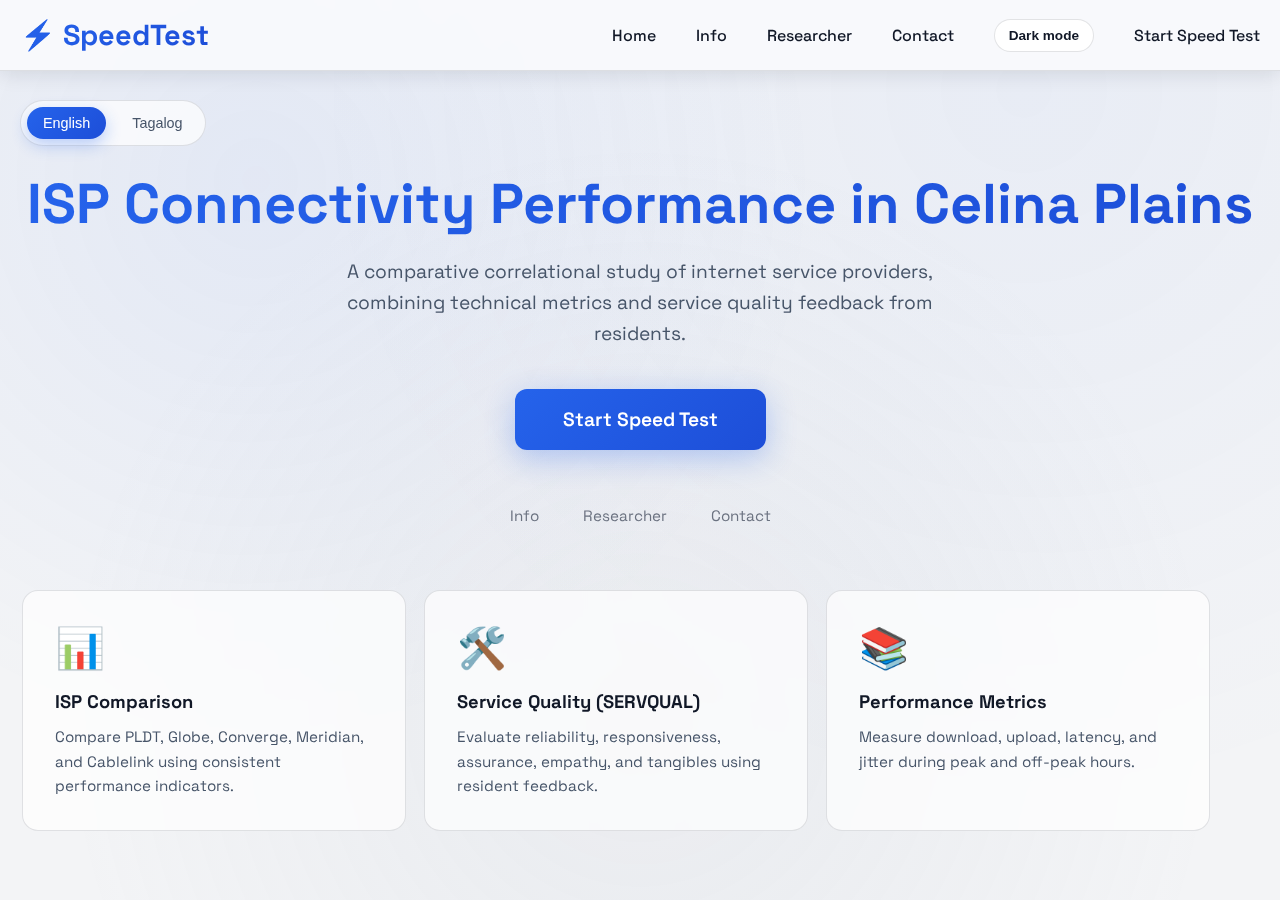
<file: index.html>
<!DOCTYPE html>
<html lang="en">
<head>
    <meta charset="UTF-8">
    <meta name="viewport" content="width=device-width, initial-scale=1.0">
    <title>Celina Plains ISP Study - Home</title>
    <meta name="description" content="ISP Connectivity Performance in Celina Plains. Compare providers, service quality, and performance metrics.">
    <link rel="icon" type="image/png" sizes="32x32" href="assets/images/icons/favicon-32x32.png">
    <link rel="icon" type="image/png" sizes="16x16" href="assets/images/icons/favicon-16x16.png">
    <link rel="stylesheet" href="assets/css/index.css">
</head>
<body>
    <header class="navbar">
        <div class="navbar-container">
            <div class="navbar-logo">
                <a href="index.html">⚡ SpeedTest</a>
            </div>

            <div class="hamburger" id="hamburger">
                <span class="hamburger-line"></span>
                <span class="hamburger-line"></span>
                <span class="hamburger-line"></span>
            </div>

            <nav class="nav-menu" id="navMenu">
                <ul class="nav-list">
                    <li class="nav-item"><a href="index.html" class="nav-link" data-i18n="nav.home">Home</a></li>
                    <li class="nav-item"><a href="study.html#info" class="nav-link" data-i18n="nav.info">Info</a></li>
                    <li class="nav-item"><a href="study.html#research" class="nav-link" data-i18n="nav.research">Researcher</a></li>
                    <li class="nav-item"><a href="study.html#contact" class="nav-link" data-i18n="nav.contact">Contact</a></li>
                    <li class="nav-item">
                        <button class="theme-toggle" id="themeToggle" type="button" aria-pressed="false">Dark mode</button>
                    </li>
                    <li class="nav-item"><a href="hosted.html" class="nav-link">Start Speed Test</a></li>
                </ul>
            </nav>
        </div>
    </header>

    <div class="container">
        <div class="language-toggle" aria-label="Language toggle" style="margin: 0 0 24px auto; width: fit-content;">
            <button class="lang-btn active" type="button" data-lang="en" aria-pressed="true">English</button>
            <button class="lang-btn" type="button" data-lang="tl" aria-pressed="false">Tagalog</button>
        </div>
        <div class="hero" id="home">
            <h1 data-i18n="hero.title">ISP Connectivity Performance in Celina Plains</h1>
            <p data-i18n="hero.subtitle">
                A comparative correlational study of internet service providers, combining technical metrics and service quality feedback from residents.
            </p>
            <a href="hosted.html" class="cta-button" data-i18n="hero.cta">Start Speed Test</a>
            <div class="secondary-actions">
                <a href="study.html#info" class="secondary-link" data-i18n="secondary.info">Info</a>
                <a href="study.html#research" class="secondary-link" data-i18n="secondary.research">Researcher</a>
                <a href="study.html#contact" class="secondary-link" data-i18n="secondary.contact">Contact</a>
            </div>
        </div>

        <div class="features card-slider" id="features">
            <div class="feature-card card-slide">
                <span class="feature-icon">📊</span>
                <h3 data-i18n="features.clearTitle">ISP Comparison</h3>
                <p data-i18n="features.clearDesc">Compare PLDT, Globe, Converge, Meridian, and Cablelink using consistent performance indicators.</p>
            </div>

            <div class="feature-card card-slide">
                <span class="feature-icon">🛠️</span>
                <h3 data-i18n="features.actionTitle">Service Quality (SERVQUAL)</h3>
                <p data-i18n="features.actionDesc">Evaluate reliability, responsiveness, assurance, empathy, and tangibles using resident feedback.</p>
            </div>

            <div class="feature-card card-slide">
                <span class="feature-icon">📚</span>
                <h3 data-i18n="features.basicsTitle">Performance Metrics</h3>
                <p data-i18n="features.basicsDesc">Measure download, upload, latency, and jitter during peak and off-peak hours.</p>
            </div>
        </div>
    </div>

    <script>
        const hamburger = document.getElementById('hamburger');
        const navMenu = document.getElementById('navMenu');
        const navLinks = document.querySelectorAll('.nav-link');

        hamburger.addEventListener('click', () => {
            navMenu.classList.toggle('active');
            hamburger.classList.toggle('active');
        });

        navLinks.forEach(link => {
            link.addEventListener('click', () => {
                navMenu.classList.remove('active');
                hamburger.classList.remove('active');
            });
        });

        document.addEventListener('click', (event) => {
            if (!event.target.closest('.navbar')) {
                navMenu.classList.remove('active');
                hamburger.classList.remove('active');
            }
        });

        const themeToggle = document.getElementById('themeToggle');
        const langButtons = document.querySelectorAll('.lang-btn');
        const translatableElements = document.querySelectorAll('[data-i18n]');

        const setTheme = (theme) => {
            document.body.classList.toggle('dark', theme === 'dark');
            document.body.classList.toggle('light', theme === 'light');
            if (themeToggle) {
                themeToggle.setAttribute('aria-pressed', theme === 'dark');
                themeToggle.textContent = theme === 'dark' ? 'Light mode' : 'Dark mode';
            }
            localStorage.setItem('theme', theme);
        };

        const savedTheme = localStorage.getItem('theme');
        const prefersDark = window.matchMedia && window.matchMedia('(prefers-color-scheme: dark)').matches;
        const initialTheme = savedTheme || (prefersDark ? 'dark' : 'light');
        setTheme(initialTheme);

        if (themeToggle) {
            themeToggle.addEventListener('click', () => {
                const isDark = document.body.classList.contains('dark');
                setTheme(isDark ? 'light' : 'dark');
            });
        }

        const translations = {
            en: {
                'nav.home': 'Home',
                'nav.info': 'Info',
                'nav.research': 'Researcher',
                'nav.contact': 'Contact',
                'hero.title': 'ISP Connectivity Performance in Celina Plains',
                'hero.subtitle': 'A comparative correlational study of internet service providers, combining technical metrics and service quality feedback from residents.',
                'hero.cta': 'Start Speed Test',
                'secondary.info': 'Info',
                'secondary.research': 'Researcher',
                'secondary.contact': 'Contact',
                'features.clearTitle': 'ISP Comparison',
                'features.clearDesc': 'Compare PLDT, Globe, Converge, Meridian, and Cablelink using consistent performance indicators.',
                'features.actionTitle': 'Service Quality (SERVQUAL)',
                'features.actionDesc': 'Evaluate reliability, responsiveness, assurance, empathy, and tangibles using resident feedback.',
                'features.basicsTitle': 'Performance Metrics',
                'features.basicsDesc': 'Measure download, upload, latency, and jitter during peak and off-peak hours.'
            },
            tl: {
                'nav.home': 'Bahay',
                'nav.info': 'Impormasyon',
                'nav.research': 'Mananaliksik',
                'nav.contact': 'Makipag-ugnayan',
                'hero.title': 'Pagganap ng ISP sa Celina Plains',
                'hero.subtitle': 'Isang komparatibong korelasyonal na pag-aaral ng mga ISP gamit ang teknikal na sukatan at feedback ng mga residente.',
                'hero.cta': 'Simulan ang Speed Test',
                'secondary.info': 'Impormasyon',
                'secondary.research': 'Mananaliksik',
                'secondary.contact': 'Makipag-ugnayan',
                'features.clearTitle': 'Paghahambing ng ISP',
                'features.clearDesc': 'Ihambing ang PLDT, Globe, Converge, Meridian, at Cablelink gamit ang iisang sukatan.',
                'features.actionTitle': 'Kalidad ng Serbisyo (SERVQUAL)',
                'features.actionDesc': 'Sinusukat ang reliability, responsiveness, assurance, empathy, at tangibles gamit ang feedback ng residente.',
                'features.basicsTitle': 'Mga Sukatan ng Performance',
                'features.basicsDesc': 'Sukatin ang download, upload, latency, at jitter sa peak at off-peak hours.'
            }
        };

        const setLanguage = (lang) => {
            const dictionary = translations[lang];
            translatableElements.forEach((el) => {
                const key = el.getAttribute('data-i18n');
                if (dictionary && dictionary[key]) {
                    el.textContent = dictionary[key];
                }
            });

            document.documentElement.lang = lang;

            langButtons.forEach((btn) => {
                const isActive = btn.getAttribute('data-lang') === lang;
                btn.classList.toggle('active', isActive);
                btn.setAttribute('aria-pressed', isActive ? 'true' : 'false');
            });

            try {
                localStorage.setItem('preferredLang', lang);
            } catch (e) {
                // ignore storage errors
            }
        };

        const savedLang = (typeof localStorage !== 'undefined' && localStorage.getItem('preferredLang')) || 'en';
        setLanguage(savedLang);

        langButtons.forEach((btn) => {
            btn.addEventListener('click', () => {
                const lang = btn.getAttribute('data-lang');
                if (lang) setLanguage(lang);
            });
        });

        const sliders = document.querySelectorAll('.card-slider');
        const sliderTimers = new Map();

        const startSlider = (slider) => {
            if (sliderTimers.has(slider)) return;
            const interval = setInterval(() => {
                const slide = slider.querySelector('.card-slide');
                if (!slide) return;
                const step = slide.getBoundingClientRect().width + 18;
                const maxScroll = slider.scrollWidth - slider.clientWidth;
                const nextScroll = slider.scrollLeft + step;
                slider.scrollTo({
                    left: nextScroll >= maxScroll ? 0 : nextScroll,
                    behavior: 'smooth'
                });
            }, 6000);
            sliderTimers.set(slider, interval);
        };

        const stopSlider = (slider) => {
            const interval = sliderTimers.get(slider);
            if (interval) {
                clearInterval(interval);
                sliderTimers.delete(slider);
            }
        };

        const handleWheel = (event, slider) => {
            if (Math.abs(event.deltaY) <= Math.abs(event.deltaX)) return;
            event.preventDefault();
            const slides = slider.querySelectorAll('.card-slide');
            if (!slides.length) return;
            const step = slides.length > 1
                ? slides[1].offsetLeft - slides[0].offsetLeft
                : slides[0].offsetWidth + 18;
            const direction = Math.sign(event.deltaY);
            const next = slider.scrollLeft + step * direction;
            slider.scrollTo({ left: next, behavior: 'smooth' });
        };

        sliders.forEach((slider) => {
            startSlider(slider);
            slider.addEventListener('mouseenter', () => stopSlider(slider));
            slider.addEventListener('mouseleave', () => startSlider(slider));
            slider.addEventListener('focusin', () => stopSlider(slider));
            slider.addEventListener('focusout', () => startSlider(slider));
            slider.addEventListener('touchstart', () => stopSlider(slider), { passive: true });
            slider.addEventListener('touchend', () => startSlider(slider));
            slider.addEventListener('wheel', (event) => handleWheel(event, slider), { passive: false });
        });

        document.querySelectorAll('.card-slide').forEach((card) => {
            card.addEventListener('wheel', (event) => {
                const slider = card.closest('.card-slider');
                if (!slider) return;
                handleWheel(event, slider);
            }, { passive: false });
        });
    </script>
</body>
</html>
</file>
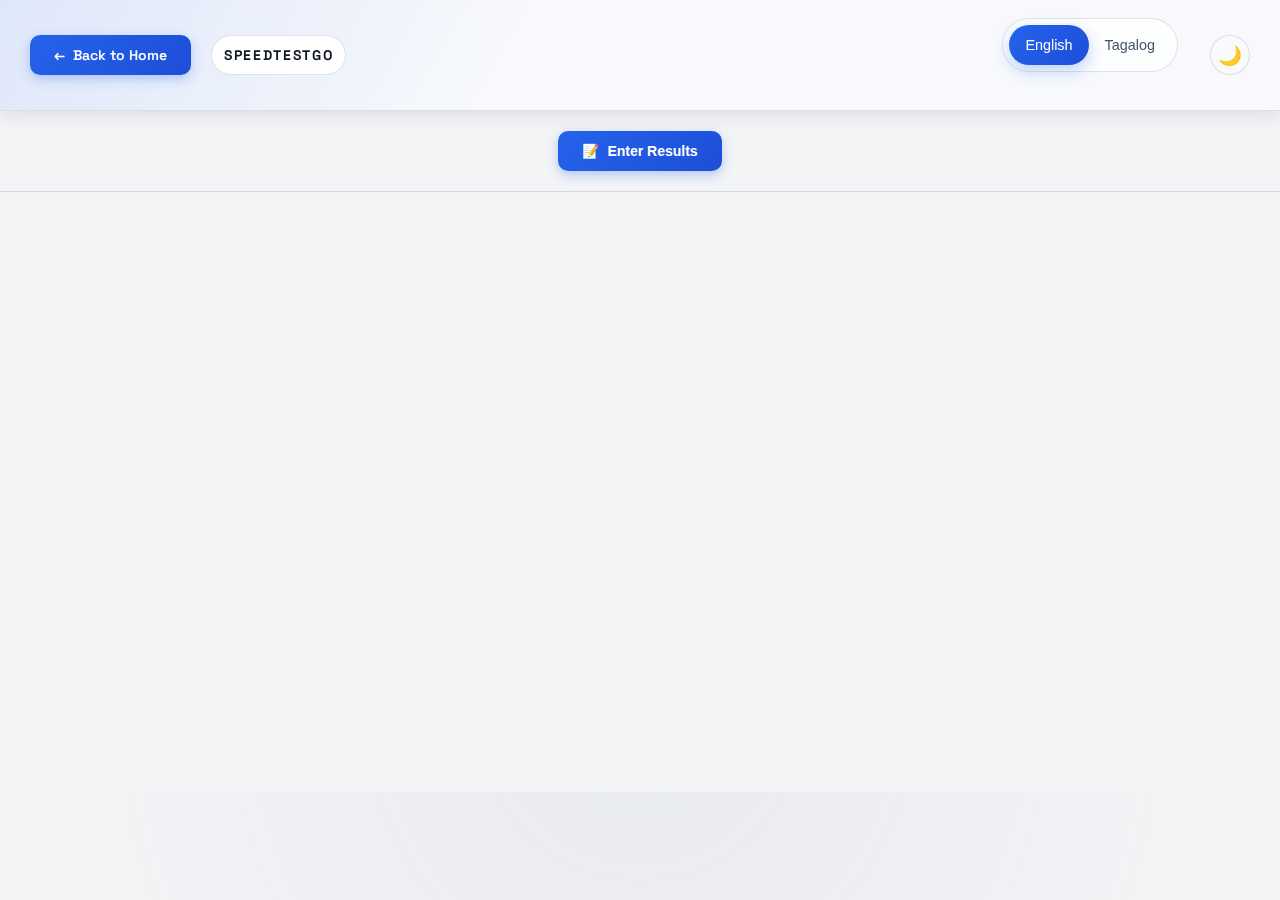
<file: hosted.html>
<!DOCTYPE html>
<html lang="en">
   <head>
      <meta charset="UTF-8">
      <meta http-equiv="X-UA-Compatible" content="IE=edge">
      <meta name="viewport" content="width=device-width,initial-scale=1,minimum-scale=1.0,maximum-scale=5.0,user-scalable=yes">
      <title>Speed Test - SpeedTestGo</title>
      <link rel="icon" type="image/png" sizes="32x32" href="assets/images/icons/favicon-32x32.png">
      <link href="assets/css/index.css" rel="stylesheet" type="text/css" />
      <link href="assets/css/resultsUI.css" rel="stylesheet" type="text/css" />
      <style>
         * {
            margin: 0;
            padding: 0;
            box-sizing: border-box;
         }
         html {
            height: 100%;
            scrollbar-width: none;
            overflow-y: auto;
         }
         html::-webkit-scrollbar {
            display: none;
         }
         body {
            margin: 0;
            font-family: 'Space Grotesk', 'Segoe UI', sans-serif;
            background: var(--bg);
            color: var(--text);
            min-height: 100vh;
            padding-top: 0;
            display: flex;
            flex-direction: column;
         }
         .nav-header {
            position: sticky;
            top: 0;
            left: 0;
            right: 0;
            background: var(--nav-bg);
            backdrop-filter: blur(10px);
            padding: 18px 30px;
            box-shadow: 0 2px 20px var(--shadow);
            border-bottom: 1px solid var(--border);
            z-index: 1000;
            display: flex;
            align-items: center;
            gap: 20px;
         }
         .nav-header::after {
            content: '';
            position: absolute;
            inset: 0;
            background: linear-gradient(120deg, rgba(var(--accent-rgb), 0.12), transparent 40%);
            pointer-events: none;
         }
         .nav-header > * {
            position: relative;
            z-index: 1;
         }
         .back-button {
            display: inline-flex;
            align-items: center;
            gap: 8px;
            padding: 0 24px;
            height: 40px;
            background: var(--accent-gradient);
            color: white;
            text-decoration: none;
            border-radius: 10px;
            font-weight: 600;
            font-size: 14px;
            transition: all 0.3s ease;
            box-shadow: 0 4px 12px var(--accent-glow);
            position: relative;
            overflow: hidden;
         }
         
         .back-button::before {
            content: '';
            position: absolute;
            top: 0;
            left: -100%;
            width: 100%;
            height: 100%;
            background: linear-gradient(90deg, transparent, rgba(255,255,255,0.2), transparent);
            transition: left 0.5s;
         }
         
         .back-button:hover::before {
            left: 100%;
         }
         
         .back-button:hover {
            transform: translateY(-2px);
            box-shadow: 0 6px 20px var(--accent-glow);
         }
         
         @media (max-width: 768px) {
            .back-button .btn-text {
               display: none;
            }
            .back-button {
               padding: 0 16px;
               min-width: 48px;
               height: 48px;
               justify-content: center;
            }
            .nav-title {
               display: none;
            }
            .language-toggle {
               margin-left: auto;
            }
            .lang-btn {
               height: 44px;
               padding: 0 14px;
               font-size: 0.85rem;
            }
            .theme-toggle {
               width: 44px;
               height: 44px;
            }
            .nav-header {
               padding: 12px 20px;
            }
         }
         
         .nav-title {
            font-size: 14px;
            font-weight: 700;
            letter-spacing: 0.12em;
            text-transform: uppercase;
            color: var(--text);
            padding: 8px 12px;
            border-radius: 999px;
            background: var(--bg-elev);
            border: 1px solid var(--border);
            height: 40px;
            display: inline-flex;
            align-items: center;
            justify-content: center;
         }
         .language-toggle {
            display: flex;
            align-items: center;
            gap: 0;
            margin-left: auto;
         }
         .lang-btn {
            background: transparent;
            color: var(--text-muted);
            border: none;
            padding: 8px 16px;
            border-radius: 999px;
            font-size: 0.9rem;
            cursor: pointer;
            transition: all 0.2s ease;
            height: 40px;
            display: inline-flex;
            align-items: center;
            justify-content: center;
         }
         .lang-btn.active {
            background: var(--accent-gradient);
            color: #ffffff;
            box-shadow: 0 6px 16px var(--accent-glow);
         }
         .lang-btn:hover {
            color: var(--text);
            background: var(--bg-soft);
         }
         .lang-btn.active:hover {
            color: #ffffff;
            background: var(--accent-gradient);
         }
         .theme-toggle {
            display: inline-flex;
            align-items: center;
            justify-content: center;
            width: 40px;
            height: 40px;
            background: var(--bg-soft);
            border: 1px solid var(--border);
            border-radius: 50%;
            cursor: pointer;
            transition: all 0.3s ease;
            font-size: 1.2rem;
            margin-left: 12px;
         }
         .theme-toggle:hover {
            background: var(--bg-elev);
            border-color: var(--accent);
            transform: scale(1.05);
         }
         .theme-toggle:active {
            transform: scale(0.95);
         }
         .manual-input-section {
            padding: 20px 30px;
            background: var(--bg);
            border-bottom: 1px solid var(--border);
            display: flex;
            flex-direction: column;
            align-items: center;
            position: relative;
            z-index: 10;
         }
         .toggle-input-btn {
            display: inline-flex;
            align-items: center;
            gap: 8px;
            padding: 12px 24px;
            background: var(--accent-gradient);
            color: white;
            text-decoration: none;
            border: none;
            border-radius: 10px;
            font-weight: 600;
            font-size: 14px;
            cursor: pointer;
            transition: all 0.3s ease;
            box-shadow: 0 4px 12px var(--accent-glow);
         }
         .toggle-input-btn:hover {
            transform: translateY(-2px);
            box-shadow: 0 6px 20px var(--accent-glow);
         }
         .inline-form {
            margin-top: 20px;
            animation: slideDown 0.3s ease;
            width: 100%;
            max-width: 600px;
         }
         @keyframes slideDown {
            from { opacity: 0; transform: translateY(-10px); }
            to { opacity: 1; transform: translateY(0); }
         }
         .input-grid {
            display: grid;
            grid-template-columns: repeat(2, 1fr);
            gap: 16px;
            margin-bottom: 20px;
         }
         .input-field label {
            display: block;
            color: var(--text);
            font-weight: 600;
            margin-bottom: 6px;
            font-size: 0.9rem;
         }
         .input-field input {
            width: 100%;
            padding: 10px 14px;
            background: var(--bg-soft);
            border: 1px solid var(--border);
            border-radius: 8px;
            color: var(--text);
            font-size: 1rem;
            transition: all 0.3s ease;
         }
         .input-field input:focus {
            outline: none;
            border-color: var(--accent);
            background: var(--bg-elev);
            box-shadow: 0 0 0 3px rgba(var(--accent-rgb), 0.2);
         }
         .form-actions {
            display: flex;
            justify-content: center;
         }
         .submit-btn {
            padding: 12px 32px;
            background: var(--accent-gradient);
            color: white;
            border: none;
            border-radius: 10px;
            font-weight: 600;
            font-size: 1rem;
            cursor: pointer;
            transition: all 0.3s ease;
            box-shadow: 0 4px 12px var(--accent-glow);
         }
         .submit-btn:hover {
            transform: translateY(-2px);
            box-shadow: 0 6px 20px var(--accent-glow);
         }
         @media (max-width: 768px) {
            .manual-input-section {
               padding: 16px 20px;
            }
            .input-grid {
               grid-template-columns: 1fr;
               gap: 12px;
            }
            .toggle-input-btn {
               min-height: 48px;
               padding: 14px 24px;
            }
            .submit-btn {
               min-height: 48px;
               padding: 14px 32px;
            }
            .input-field input {
               min-height: 48px;
               padding: 12px 14px;
               font-size: 16px;
            }
         }
         #speedtest-container {
            margin-top: 0;
            width: 100%;
            min-height: 600px;
            overflow: visible;
            position: relative;
            z-index: 1;
            pointer-events: auto;
            background: var(--bg);
         }
         #speedtest-container.hidden {
            display: none;
         }
         #speedtest-container > div {
            width: 100%;
            height: 600px;
            display: flex;
            align-items: center;
            justify-content: center;
         }
         #speedtest-container iframe {
            display: block;
            width: 600px;
            max-width: 100%;
            height: 600px;
            min-height: 500px;
            border: none;
            scrollbar-width: none;
         }
         #speedtest-container iframe::-webkit-scrollbar {
            display: none;
         }
         @media (max-width: 768px) {
            #speedtest-container {
               min-height: 500px;
            }
            #speedtest-container > div {
               height: 500px;
            }
            #speedtest-container iframe {
               height: 500px;
               min-height: 400px;
            }
         }
         
         #results-container {
            display: none;
            padding: 40px 30px;
            max-width: 1200px;
            margin: 0 auto;
            overflow-y: auto;
            height: 100%;
         }
         #results-container.visible {
            display: block;
         }
         .results-grid {
            display: grid;
            grid-template-columns: repeat(auto-fit, minmax(250px, 1fr));
            gap: 24px;
            margin-bottom: 32px;
         }
         .metric-card {
            background: var(--bg-elev);
            border: 1px solid var(--border);
            border-radius: 16px;
            padding: 24px;
            text-align: center;
            transition: all 0.3s ease;
            position: relative;
            overflow: hidden;
         }
         .metric-card::before {
            content: '';
            position: absolute;
            top: 0;
            left: 0;
            right: 0;
            height: 4px;
            background: var(--accent-gradient);
            transform: scaleX(0);
            transition: transform 0.3s ease;
         }
         .metric-card:hover::before {
            transform: scaleX(1);
         }
         .metric-card:hover {
            transform: translateY(-4px);
            box-shadow: 0 8px 24px var(--shadow);
         }
         .metric-icon {
            font-size: 2.5rem;
            margin-bottom: 12px;
         }
         .metric-label {
            font-size: 0.9rem;
            color: var(--text-muted);
            text-transform: uppercase;
            letter-spacing: 0.05em;
            margin-bottom: 8px;
         }
         .metric-value {
            font-size: 2.5rem;
            font-weight: 700;
            background: var(--accent-gradient);
            -webkit-background-clip: text;
            -webkit-text-fill-color: transparent;
            background-clip: text;
            margin-bottom: 4px;
         }
         .metric-unit {
            font-size: 0.95rem;
            color: var(--text-soft);
         }
         .metric-rating {
            margin-top: 8px;
            font-size: 0.85rem;
            font-weight: 600;
            padding: 4px 12px;
            border-radius: 999px;
            display: inline-block;
         }
         .rating-excellent { background: #10b981; color: white; }
         .rating-good { background: #3b82f6; color: white; }
         .rating-fair { background: #f59e0b; color: white; }
         .rating-poor { background: #ef4444; color: white; }
         
         .overall-score-card {
            background: var(--bg-elev);
            border: 1px solid var(--border);
            border-radius: 16px;
            padding: 40px;
            text-align: center;
            margin-bottom: 32px;
         }
         .overall-score-card h3 {
            font-size: 1.5rem;
            font-weight: 700;
            margin-bottom: 24px;
            color: var(--text);
         }
         .score-container {
            display: flex;
            align-items: center;
            justify-content: center;
            gap: 32px;
            margin-bottom: 16px;
         }
         .score-circle {
            width: 120px;
            height: 120px;
            border-radius: 50%;
            background: var(--accent-gradient);
            display: flex;
            align-items: center;
            justify-content: center;
            font-size: 2.5rem;
            font-weight: 700;
            color: white;
            box-shadow: 0 8px 24px var(--accent-glow);
         }
         .score-grade {
            font-size: 3rem;
            font-weight: 700;
            background: var(--accent-gradient);
            -webkit-background-clip: text;
            -webkit-text-fill-color: transparent;
            background-clip: text;
         }
         .score-description {
            color: var(--text-muted);
            font-size: 1.1rem;
            max-width: 600px;
            margin: 0 auto;
         }
         
         .performance-breakdown,
         .activities-card,
         .recommendations-card {
            background: var(--bg-elev);
            border: 1px solid var(--border);
            border-radius: 16px;
            padding: 32px;
            margin-bottom: 24px;
         }
         .performance-breakdown h3,
         .activities-card h3,
         .recommendations-card h3 {
            font-size: 1.5rem;
            font-weight: 700;
            margin-bottom: 20px;
            background: var(--accent-gradient);
            -webkit-background-clip: text;
            -webkit-text-fill-color: transparent;
            background-clip: text;
         }
         .performance-grid {
            display: grid;
            grid-template-columns: repeat(auto-fit, minmax(280px, 1fr));
            gap: 20px;
         }
         .performance-item {
            background: var(--bg-soft);
            border: 1px solid var(--border);
            border-radius: 12px;
            padding: 20px;
         }
         .performance-item h4 {
            font-size: 1.1rem;
            font-weight: 600;
            color: var(--text);
            margin-bottom: 12px;
            display: flex;
            align-items: center;
            gap: 8px;
         }
         .performance-item p {
            color: var(--text-muted);
            line-height: 1.6;
            margin: 0;
         }
         
         .activities-grid {
            display: grid;
            grid-template-columns: repeat(auto-fit, minmax(200px, 1fr));
            gap: 16px;
         }
         .activity-item {
            background: var(--bg-soft);
            border: 1px solid var(--border);
            border-radius: 12px;
            padding: 16px;
            display: flex;
            align-items: center;
            gap: 12px;
            transition: all 0.3s ease;
         }
         .activity-item:hover {
            background: var(--bg-elev);
            transform: translateX(4px);
         }
         .activity-icon {
            font-size: 2rem;
         }
         .activity-info {
            flex: 1;
         }
         .activity-name {
            font-weight: 600;
            color: var(--text);
            font-size: 0.95rem;
         }
         .activity-status {
            font-size: 0.85rem;
            margin-top: 4px;
         }
         .status-excellent { color: #10b981; }
         .status-good { color: #3b82f6; }
         .status-fair { color: #f59e0b; }
         .status-poor { color: #ef4444; }
         
         .recommendations-list {
            list-style: none;
            padding: 0;
            margin: 0;
            display: flex;
            flex-direction: column;
            gap: 12px;
         }
         .recommendations-list li {
            background: var(--bg-soft);
            border-left: 4px solid var(--accent);
            border-radius: 8px;
            padding: 16px 20px;
            color: var(--text);
            line-height: 1.6;
            display: flex;
            align-items: start;
            gap: 12px;
         }
         .recommendations-list li::before {
            content: '💡';
            font-size: 1.3rem;
            flex-shrink: 0;
         }
         
         .summary-card {
            background: var(--bg-elev);
            border: 1px solid var(--border);
            border-radius: 16px;
            padding: 32px;
            margin-top: 24px;
         }
         .summary-title {
            font-size: 1.5rem;
            font-weight: 700;
            margin-bottom: 16px;
            background: var(--accent-gradient);
            -webkit-background-clip: text;
            -webkit-text-fill-color: transparent;
            background-clip: text;
         }
         .summary-text {
            color: var(--text);
            line-height: 1.6;
            font-size: 1.05rem;
         }
         .action-buttons {
            display: flex;
            gap: 16px;
            margin-top: 32px;
            justify-content: center;
         }
         .action-btn {
            padding: 14px 32px;
            border-radius: 10px;
            font-weight: 600;
            font-size: 1rem;
            cursor: pointer;
            transition: all 0.3s ease;
            border: none;
            display: inline-flex;
            align-items: center;
            gap: 8px;
         }
         .btn-primary {
            background: var(--accent-gradient);
            color: white;
            box-shadow: 0 4px 12px var(--accent-glow);
         }
         .btn-primary:hover {
            transform: translateY(-2px);
            box-shadow: 0 6px 20px var(--accent-glow);
         }
         .btn-secondary {
            background: var(--bg-soft);
            color: var(--text);
            border: 1px solid var(--border);
         }
         .btn-secondary:hover {
            background: var(--bg-elev);
            border-color: var(--accent);
         }
         @media (max-width: 768px) {
            .nav-header {
               padding: 12px 20px;
            }
            .lang-row {
               padding: 8px 20px 0;
            }
            .nav-title {
               font-size: 16px;
            }
            .manual-input-btn {
               padding: 10px 16px;
               font-size: 13px;
            }
            #results-container {
               padding: 24px 16px;
            }
            .results-grid {
               grid-template-columns: 1fr;
               gap: 16px;
            }
            .action-buttons {
               flex-direction: column;
            }
            
            /* Comprehensive Results Mobile */
            .overall-score-card {
               padding: 24px 16px;
            }
            .score-container {
               flex-direction: column;
               gap: 20px;
            }
            .score-circle {
               width: 100px;
               height: 100px;
               font-size: 2rem;
            }
            .score-grade {
               font-size: 2.5rem;
            }
            
            .performance-breakdown,
            .activities-card,
            .recommendations-card {
               padding: 20px 16px;
            }
            .performance-breakdown h3,
            .activities-card h3,
            .recommendations-card h3 {
               font-size: 1.3rem;
            }
            .performance-grid {
               grid-template-columns: 1fr;
               gap: 16px;
            }
            .performance-item {
               padding: 16px;
            }
            
            .activities-grid {
               grid-template-columns: repeat(2, 1fr);
               gap: 12px;
            }
            
            .activity-item {
               flex-direction: column;
               padding: 12px;
               text-align: center;
               gap: 8px;
            }
            
            .activity-icon {
               font-size: 1.8rem;
            }
            
            .activity-info {
               display: flex;
               flex-direction: column;
               align-items: center;
               gap: 4px;
            }
            
            .activity-name {
               font-size: 0.8rem;
               line-height: 1.2;
            }
            
            .activity-status {
               font-size: 0;
               margin-top: 0;
               display: flex;
               align-items: center;
               justify-content: center;
            }
            
            /* Hide status text, show only emoji */
            .activity-status .status-emoji {
               font-size: 1.5rem;
            }
            
            .activity-status .status-text {
               display: none;
            }
            
            .recommendations-list li {
               padding: 12px 16px;
               font-size: 0.95rem;
            }
            
            .toggle-input-btn,
            .submit-btn {
               min-height: 48px;
               font-size: 16px;
            }
            
            .form-group input {
               min-height: 48px;
               font-size: 16px;
            }
         }
         
         /* Manual Input Modal */
         .modal-overlay {
            display: none;
            position: fixed;
            top: 0;
            left: 0;
            right: 0;
            bottom: 0;
            background: rgba(0, 0, 0, 0.65);
            backdrop-filter: blur(5px);
            z-index: 20000;
            justify-content: center;
            align-items: center;
            animation: fadeIn 0.3s ease;
         }
         
         .modal-overlay.active {
            display: flex;
         }
         
         @keyframes fadeIn {
            from { opacity: 0; }
            to { opacity: 1; }
         }
         
         .modal-content {
            background: var(--bg-elev);
            border: 1px solid var(--border);
            border-radius: 16px;
            padding: 32px;
            max-width: 500px;
            width: 90%;
            box-shadow: 0 20px 60px var(--shadow);
            animation: slideUp 0.3s ease;
            position: relative;
         }
         .modal-content::before {
            content: '';
            position: absolute;
            inset: 0;
            border-radius: 16px;
            border: 1px solid rgba(var(--accent-rgb), 0.15);
            pointer-events: none;
         }
         
         @keyframes slideUp {
            from { transform: translateY(30px); opacity: 0; }
            to { transform: translateY(0); opacity: 1; }
         }
         
         .modal-header {
            margin-bottom: 24px;
         }
         
         .modal-header h2 {
            font-size: 1.8rem;
            font-weight: 700;
            background: var(--accent-gradient);
            -webkit-background-clip: text;
            -webkit-text-fill-color: transparent;
            background-clip: text;
            margin: 0 0 8px 0;
         }
         
         .modal-header p {
            color: var(--text-muted);
            font-size: 0.95rem;
            margin: 0;
         }
         
         .form-group {
            margin-bottom: 20px;
         }
         
         .form-group label {
            display: block;
            color: var(--text);
            font-weight: 600;
            margin-bottom: 8px;
            font-size: 0.95rem;
         }
         
         .form-group input {
            width: 100%;
            padding: 12px 16px;
            background: var(--bg-soft);
            border: 1px solid var(--border);
            border-radius: 8px;
            color: var(--text);
            font-size: 1rem;
            transition: all 0.3s ease;
         }
         
         .form-group input:focus {
            outline: none;
            border-color: var(--accent);
            background: var(--bg-elev);
            box-shadow: 0 0 0 3px rgba(var(--accent-rgb), 0.2);
         }
         
         .form-group small {
            display: block;
            color: var(--text-soft);
            font-size: 0.85rem;
            margin-top: 4px;
         }
         
         .modal-actions {
            display: flex;
            gap: 12px;
            margin-top: 28px;
         }
         
         .modal-btn {
            flex: 1;
            padding: 14px 24px;
            border: none;
            border-radius: 10px;
            font-weight: 600;
            font-size: 1rem;
            cursor: pointer;
            transition: all 0.3s ease;
         }
         
         .modal-btn-primary {
            background: linear-gradient(135deg, #6366f1 0%, #8b5cf6 100%);
            color: white;
            box-shadow: 0 4px 12px rgba(99, 102, 241, 0.3);
         }
         
         .modal-btn-primary:hover {
            transform: translateY(-2px);
            box-shadow: 0 6px 20px rgba(99, 102, 241, 0.4);
         }
         
         .modal-btn-secondary {
            background: var(--bg-soft);
            color: var(--text);
            border: 1px solid var(--border);
         }
         
         .modal-btn-secondary:hover {
            background: var(--bg-elev);
         }
         
         /* Large Screen Improvements */
         @media (min-width: 1920px) {
            .nav-header {
               padding: 20px 60px;
               max-width: 2400px;
               margin: 0 auto;
            }
            .manual-input-section {
               padding: 30px 60px;
               max-width: 2400px;
               margin: 0 auto;
            }
            #speedtest-container {
               max-width: 1400px;
               margin: 0 auto;
               padding: 40px 60px;
            }
            #speedtest-container iframe {
               width: 800px;
               height: 700px;
            }
            #speedtest-container > div {
               height: 700px;
            }
            #results-container {
               max-width: 1400px;
               margin: 0 auto;
               padding: 60px;
            }
            .metrics-grid {
               grid-template-columns: repeat(4, 1fr);
               gap: 32px;
            }
            .metric-value {
               font-size: 3rem;
            }
            .summary-card {
               padding: 40px;
               font-size: 1.1rem;
            }
            .inline-form {
               max-width: 900px;
               padding: 32px;
            }
            .form-group input {
               font-size: 1.1rem;
               padding: 16px 18px;
            }
            .nav-title {
               font-size: 16px;
            }
            
            /* Comprehensive Results Large Screen */
            .overall-score-card {
               padding: 50px;
            }
            .score-circle {
               width: 140px;
               height: 140px;
               font-size: 3rem;
            }
            .score-grade {
               font-size: 3.5rem;
            }
            .score-description {
               font-size: 1.2rem;
            }
            
            .performance-breakdown,
            .activities-card,
            .recommendations-card {
               padding: 40px;
            }
            .performance-grid {
               grid-template-columns: repeat(2, 1fr);
               gap: 28px;
            }
            .performance-item {
               padding: 24px;
            }
            .activities-grid {
               grid-template-columns: repeat(3, 1fr);
               gap: 20px;
            }
         }
         
         @media (min-width: 2560px) {
            .nav-header,
            .manual-input-section,
            #speedtest-container,
            #results-container {
               max-width: 2800px;
            }
            #speedtest-container iframe {
               width: 1000px;
               height: 800px;
            }
            #speedtest-container > div {
               height: 800px;
            }
            body {
               font-size: 18px;
            }
         }
      </style>
   </head>
   <body>
      <div class="nav-header">
         <a href="index.html" class="back-button">
            <span>←</span>
            <span class="btn-text" data-i18n="nav.back">Back to Home</span>
         </a>
         <span class="nav-title" data-i18n="nav.title">SpeedTestGo</span>
         
         <div class="language-toggle" aria-label="Language toggle">
            <button class="lang-btn active" type="button" data-lang="en" aria-pressed="true">English</button>
            <button class="lang-btn" type="button" data-lang="tl" aria-pressed="false">Tagalog</button>
         </div>
         
         <button class="theme-toggle" onclick="toggleTheme()" aria-label="Toggle theme" title="Toggle dark/light mode">
            <span id="theme-icon">🌙</span>
         </button>
      </div>

      <!-- Manual Input Section -->
      <div class="manual-input-section">
         <button class="toggle-input-btn" onclick="toggleManualInput()">
            <span>📝</span>
            <span data-i18n="nav.manualInput">Enter Results</span>
         </button>
         
         <div id="inlineInputForm" class="inline-form" style="display: none;">
            <form id="manualInputForm">
               <div class="input-grid">
                  <div class="input-field">
                     <label for="downloadSpeed" data-i18n="form.downloadLabel">Download (Mbps) *</label>
                     <input type="number" id="downloadSpeed" step="0.01" min="0" required placeholder="100.50">
                  </div>
                  
                  <div class="input-field">
                     <label for="uploadSpeed" data-i18n="form.uploadLabel">Upload (Mbps) *</label>
                     <input type="number" id="uploadSpeed" step="0.01" min="0" required placeholder="20.00">
                  </div>
                  
                  <div class="input-field">
                     <label for="pingLatency" data-i18n="form.pingLabel">Ping (ms) *</label>
                     <input type="number" id="pingLatency" step="1" min="0" required placeholder="25">
                  </div>
                  
                  <div class="input-field">
                     <label for="jitterValue" data-i18n="form.jitterLabel">Jitter (ms) *</label>
                     <input type="number" id="jitterValue" step="0.1" min="0" required placeholder="5">
                  </div>
               </div>
               
               <div class="form-actions">
                  <button type="submit" class="submit-btn" data-i18n="form.analyze">Show Results</button>
               </div>
            </form>
         </div>
      </div>

      <div id="speedtest-container">
         <div>
            <iframe
               src="https://speedtest.ph/"
               scrolling="no"
               allowfullscreen>
            </iframe>
         </div>
      </div>
      
      <!-- Results Container -->
      <div id="results-container">
         <div class="results-grid">
            <div class="metric-card">
               <div class="metric-icon">⬇️</div>
               <div class="metric-label" data-i18n="results.download">Download</div>
               <div class="metric-value" id="download-value">0</div>
               <div class="metric-unit">Mbps</div>
               <div class="metric-rating" id="download-rating"></div>
            </div>
            
            <div class="metric-card">
               <div class="metric-icon">⬆️</div>
               <div class="metric-label" data-i18n="results.upload">Upload</div>
               <div class="metric-value" id="upload-value">0</div>
               <div class="metric-unit">Mbps</div>
               <div class="metric-rating" id="upload-rating"></div>
            </div>
            
            <div class="metric-card">
               <div class="metric-icon">📡</div>
               <div class="metric-label" data-i18n="results.ping">Ping</div>
               <div class="metric-value" id="ping-value">0</div>
               <div class="metric-unit">ms</div>
               <div class="metric-rating" id="ping-rating"></div>
            </div>
            
            <div class="metric-card">
               <div class="metric-icon">📊</div>
               <div class="metric-label" data-i18n="results.jitter">Jitter</div>
               <div class="metric-value" id="jitter-value">0</div>
               <div class="metric-unit">ms</div>
               <div class="metric-rating" id="jitter-rating"></div>
            </div>
         </div>
         
         <!-- Overall Score -->
         <div class="overall-score-card">
            <h3 data-i18n="results.overallScore">Overall Connection Score</h3>
            <div class="score-container">
               <div class="score-circle" id="overall-score">0</div>
               <div class="score-grade" id="overall-grade">-</div>
            </div>
            <div class="score-description" id="score-description"></div>
         </div>
         
         <!-- Performance Breakdown -->
         <div class="performance-breakdown">
            <h3 data-i18n="results.performanceTitle">Performance Analysis</h3>
            <div class="performance-grid">
               <div class="performance-item" id="download-analysis"></div>
               <div class="performance-item" id="upload-analysis"></div>
               <div class="performance-item" id="latency-analysis"></div>
               <div class="performance-item" id="stability-analysis"></div>
            </div>
         </div>
         
         <!-- Supported Activities -->
         <div class="activities-card">
            <h3 data-i18n="results.activitiesTitle">What You Can Do</h3>
            <div class="activities-grid" id="activities-list"></div>
         </div>
         
         <!-- Recommendations -->
         <div class="recommendations-card">
            <h3 data-i18n="results.recommendationsTitle">Recommendations</h3>
            <ul class="recommendations-list" id="recommendations-list"></ul>
         </div>
         
         <div class="action-buttons">
            <button class="action-btn btn-secondary" onclick="resetTest()">
               <span>🔄</span>
               <span data-i18n="results.testAgain">Test Again</span>
            </button>
            <button class="action-btn btn-primary" onclick="openManualInput()">
               <span>📝</span>
               <span data-i18n="results.newInput">New Input</span>
            </button>
         </div>
      </div>
      
      <!-- Manual Input Modal -->
      <div id="manualInputModal" class="modal-overlay">
         <div class="modal-content">
            <div class="modal-header">
               <h2 data-i18n="modal.title">Enter Speed Test Results</h2>
               <p data-i18n="modal.subtitle">Input your test results from SpeedTestGo</p>
            </div>
            
            <form id="manualInputForm">
               <div class="form-group">
                  <label for="downloadSpeed" data-i18n="form.downloadLabel">Download Speed (Mbps) *</label>
                  <input type="number" id="downloadSpeed" step="0.01" min="0" required placeholder="e.g., 100.50" data-i18n-placeholder="form.downloadPlaceholder">
                  <small data-i18n="form.downloadHelp">Your download speed in megabits per second</small>
               </div>
               
               <div class="form-group">
                  <label for="uploadSpeed" data-i18n="form.uploadLabel">Upload Speed (Mbps) *</label>
                  <input type="number" id="uploadSpeed" step="0.01" min="0" required placeholder="e.g., 20.00" data-i18n-placeholder="form.uploadPlaceholder">
                  <small data-i18n="form.uploadHelp">Your upload speed in megabits per second</small>
               </div>
               
               <div class="form-group">
                  <label for="pingLatency" data-i18n="form.pingLabel">Ping / Latency (ms) *</label>
                  <input type="number" id="pingLatency" step="1" min="0" required placeholder="e.g., 25" data-i18n-placeholder="form.pingPlaceholder">
                  <small data-i18n="form.pingHelp">Response time - Typical range: 10-100 ms</small>
               </div>
               
               <div class="form-group">
                  <label for="jitterValue" data-i18n="form.jitterLabel">Jitter (ms) *</label>
                  <input type="number" id="jitterValue" step="0.1" min="0" required placeholder="e.g., 5" data-i18n-placeholder="form.jitterPlaceholder">
                  <small data-i18n="form.jitterHelp">Ping variation - Lower is better (< 10 ms is good)</small>
               </div>
               
               <div class="modal-actions">
                  <button type="button" class="modal-btn modal-btn-secondary" onclick="closeManualInput()" data-i18n="form.cancel">Cancel</button>
                  <button type="submit" class="modal-btn modal-btn-primary" data-i18n="form.analyze">Show Results</button>
               </div>
            </form>
         </div>
      </div>
      
      <script>
         function toggleManualInput() {
            const form = document.getElementById('inlineInputForm');
            if (form.style.display === 'none') {
               form.style.display = 'block';
            } else {
               form.style.display = 'none';
            }
         }
         
         function resetTest() {
            document.getElementById('speedtest-container').classList.remove('hidden');
            document.getElementById('results-container').classList.remove('visible');
         }
         
         function showResults(download, upload, ping, jitter) {
            // Update metric values
            document.getElementById('download-value').textContent = download.toFixed(2);
            document.getElementById('upload-value').textContent = upload.toFixed(2);
            document.getElementById('ping-value').textContent = ping.toFixed(0);
            document.getElementById('jitter-value').textContent = jitter.toFixed(1);
            
            // Add ratings to metrics
            addMetricRating('download-rating', evaluateDownload(download));
            addMetricRating('upload-rating', evaluateUpload(upload));
            addMetricRating('ping-rating', evaluatePing(ping));
            addMetricRating('jitter-rating', evaluateJitter(jitter));
            
            // Calculate overall score
            const overallScore = calculateOverallScore(download, upload, ping, jitter);
            displayOverallScore(overallScore);
            
            // Generate comprehensive analysis
            generateComprehensiveAnalysis(download, upload, ping, jitter);
            
            // Display supported activities
            displaySupportedActivities(download, upload, ping, jitter);
            
            // Generate recommendations
            generateRecommendations(download, upload, ping, jitter);
            
            // Hide iframe, show results
            document.getElementById('speedtest-container').classList.add('hidden');
            document.getElementById('results-container').classList.add('visible');
         }
         
         function addMetricRating(elementId, evaluation) {
            const element = document.getElementById(elementId);
            element.textContent = evaluation.label;
            element.className = 'metric-rating ' + evaluation.class;
         }
         
         function evaluateDownload(speed) {
            if (speed >= 100) return { label: 'Excellent', class: 'rating-excellent', score: 100 };
            if (speed >= 50) return { label: 'Very Good', class: 'rating-good', score: 85 };
            if (speed >= 25) return { label: 'Good', class: 'rating-good', score: 70 };
            if (speed >= 10) return { label: 'Fair', class: 'rating-fair', score: 50 };
            return { label: 'Poor', class: 'rating-poor', score: 30 };
         }
         
         function evaluateUpload(speed) {
            if (speed >= 35) return { label: 'Excellent', class: 'rating-excellent', score: 100 };
            if (speed >= 10) return { label: 'Very Good', class: 'rating-good', score: 80 };
            if (speed >= 5) return { label: 'Good', class: 'rating-good', score: 65 };
            if (speed >= 2) return { label: 'Fair', class: 'rating-fair', score: 45 };
            return { label: 'Poor', class: 'rating-poor', score: 25 };
         }
         
         function evaluatePing(ping) {
            if (ping < 20) return { label: 'Excellent', class: 'rating-excellent', score: 100 };
            if (ping < 50) return { label: 'Good', class: 'rating-good', score: 80 };
            if (ping < 100) return { label: 'Fair', class: 'rating-fair', score: 60 };
            if (ping < 150) return { label: 'Poor', class: 'rating-poor', score: 40 };
            return { label: 'Very Poor', class: 'rating-poor', score: 20 };
         }
         
         function evaluateJitter(jitter) {
            if (jitter < 5) return { label: 'Excellent', class: 'rating-excellent', score: 100 };
            if (jitter < 10) return { label: 'Good', class: 'rating-good', score: 80 };
            if (jitter < 20) return { label: 'Fair', class: 'rating-fair', score: 60 };
            if (jitter < 30) return { label: 'Poor', class: 'rating-poor', score: 40 };
            return { label: 'Very Poor', class: 'rating-poor', score: 20 };
         }
         
         function calculateOverallScore(download, upload, ping, jitter) {
            const downloadScore = evaluateDownload(download).score;
            const uploadScore = evaluateUpload(upload).score;
            const pingScore = evaluatePing(ping).score;
            const jitterScore = evaluateJitter(jitter).score;
            
            // Weighted average: Download 40%, Upload 25%, Ping 20%, Jitter 15%
            const weighted = (downloadScore * 0.4) + (uploadScore * 0.25) + (pingScore * 0.2) + (jitterScore * 0.15);
            return Math.round(weighted);
         }
         
         function displayOverallScore(score) {
            document.getElementById('overall-score').textContent = score;
            
            let grade, description;
            if (score >= 90) {
               grade = 'A+';
               description = 'Outstanding! Your connection is excellent for all online activities.';
            } else if (score >= 80) {
               grade = 'A';
               description = 'Excellent! Your connection performs very well across all metrics.';
            } else if (score >= 70) {
               grade = 'B';
               description = 'Good! Your connection handles most activities without issues.';
            } else if (score >= 60) {
               grade = 'C';
               description = 'Fair. Your connection works for basic tasks but may struggle with demanding activities.';
            } else if (score >= 50) {
               grade = 'D';
               description = 'Below average. You may experience issues with video calls and streaming.';
            } else {
               grade = 'F';
               description = 'Poor connection. Consider contacting your ISP or upgrading your plan.';
            }
            
            document.getElementById('overall-grade').textContent = grade;
            document.getElementById('score-description').textContent = description;
         }
         
         function generateComprehensiveAnalysis(download, upload, ping, jitter) {
            // Download Analysis
            let downloadHTML = '<h4>⬇️ Download Speed</h4>';
            if (download >= 100) {
               downloadHTML += '<p><strong>Excellent</strong> - Perfect for 4K/8K streaming, large file downloads, and multiple simultaneous users.</p>';
            } else if (download >= 50) {
               downloadHTML += '<p><strong>Very Good</strong> - Suitable for HD/4K streaming, gaming, and working from home.</p>';
            } else if (download >= 25) {
               downloadHTML += '<p><strong>Good</strong> - Adequate for HD streaming, video calls, and web browsing.</p>';
            } else if (download >= 10) {
               downloadHTML += '<p><strong>Fair</strong> - Works for SD streaming and basic browsing. HD streaming may buffer.</p>';
            } else {
               downloadHTML += '<p><strong>Poor</strong> - Limited to basic web browsing. Streaming and downloads will be slow.</p>';
            }
            
            // Upload Analysis
            let uploadHTML = '<h4>⬆️ Upload Speed</h4>';
            if (upload >= 35) {
               uploadHTML += '<p><strong>Excellent</strong> - Perfect for content creators, live streaming, and video conferencing.</p>';
            } else if (upload >= 10) {
               uploadHTML += '<p><strong>Very Good</strong> - Suitable for HD video calls, cloud backups, and file sharing.</p>';
            } else if (upload >= 5) {
               uploadHTML += '<p><strong>Good</strong> - Adequate for standard video calls and uploading photos.</p>';
            } else if (upload >= 2) {
               uploadHTML += '<p><strong>Fair</strong> - Limited for video calls. Cloud uploads will be slow.</p>';
            } else {
               uploadHTML += '<p><strong>Poor</strong> - Very limited upload capability. Video calls may not work well.</p>';
            }
            
            // Latency Analysis
            let latencyHTML = '<h4>📡 Latency (Ping)</h4>';
            if (ping < 20) {
               latencyHTML += '<p><strong>Excellent</strong> - Ideal for competitive gaming and real-time applications. Virtually no delay.</p>';
            } else if (ping < 50) {
               latencyHTML += '<p><strong>Good</strong> - Great for gaming and video conferencing with minimal delay.</p>';
            } else if (ping < 100) {
               latencyHTML += '<p><strong>Fair</strong> - Acceptable for most activities. Slight delay in online games.</p>';
            } else if (ping < 150) {
               latencyHTML += '<p><strong>Poor</strong> - Noticeable delay in games and video calls.</p>';
            } else {
               latencyHTML += '<p><strong>Very Poor</strong> - Significant lag. Real-time activities will be difficult.</p>';
            }
            
            // Stability Analysis
            let stabilityHTML = '<h4>📊 Stability (Jitter)</h4>';
            if (jitter < 5) {
               stabilityHTML += '<p><strong>Excellent</strong> - Very stable connection. Consistent performance for all activities.</p>';
            } else if (jitter < 10) {
               stabilityHTML += '<p><strong>Good</strong> - Stable connection with minimal variation.</p>';
            } else if (jitter < 20) {
               stabilityHTML += '<p><strong>Fair</strong> - Moderate stability. Occasional quality drops in video/audio.</p>';
            } else if (jitter < 30) {
               stabilityHTML += '<p><strong>Poor</strong> - Unstable connection. Frequent interruptions likely.</p>';
            } else {
               stabilityHTML += '<p><strong>Very Poor</strong> - Highly unstable. Quality issues will be common.</p>';
            }
            
            document.getElementById('download-analysis').innerHTML = downloadHTML;
            document.getElementById('upload-analysis').innerHTML = uploadHTML;
            document.getElementById('latency-analysis').innerHTML = latencyHTML;
            document.getElementById('stability-analysis').innerHTML = stabilityHTML;
         }
         
         function displaySupportedActivities(download, upload, ping, jitter) {
            const activities = [
               { name: 'Web Browsing', icon: '🌐', minDown: 5, minUp: 1, maxPing: 150, maxJitter: 50 },
               { name: 'Email', icon: '📧', minDown: 1, minUp: 1, maxPing: 200, maxJitter: 50 },
               { name: 'Social Media', icon: '📱', minDown: 5, minUp: 3, maxPing: 150, maxJitter: 40 },
               { name: 'Music Streaming', icon: '🎵', minDown: 2, minUp: 0.5, maxPing: 150, maxJitter: 30 },
               { name: 'SD Video (480p)', icon: '📺', minDown: 3, minUp: 1, maxPing: 150, maxJitter: 30 },
               { name: 'HD Video (720p)', icon: '🎬', minDown: 5, minUp: 1, maxPing: 100, maxJitter: 25 },
               { name: 'Full HD (1080p)', icon: '📽️', minDown: 10, minUp: 3, maxPing: 100, maxJitter: 25 },
               { name: '4K Streaming', icon: '🖥️', minDown: 25, minUp: 5, maxPing: 100, maxJitter: 20 },
               { name: 'Video Calling', icon: '📹', minDown: 3, minUp: 3, maxPing: 100, maxJitter: 30 },
               { name: 'HD Video Calls', icon: '💻', minDown: 10, minUp: 5, maxPing: 80, maxJitter: 20 },
               { name: 'Online Gaming', icon: '🎮', minDown: 15, minUp: 5, maxPing: 50, maxJitter: 20 },
               { name: 'Cloud Gaming', icon: '☁️', minDown: 35, minUp: 10, maxPing: 40, maxJitter: 15 },
               { name: 'Large File Downloads', icon: '⬇️', minDown: 50, minUp: 5, maxPing: 150, maxJitter: 40 },
               { name: 'Cloud Backup', icon: '💾', minDown: 5, minUp: 20, maxPing: 150, maxJitter: 30 },
            ];
            
            let html = '';
            activities.forEach(activity => {
               const supportsDownload = download >= activity.minDown;
               const supportsUpload = upload >= activity.minUp;
               const supportsPing = ping <= activity.maxPing;
               const supportsJitter = jitter <= activity.maxJitter;
               
               const supported = supportsDownload && supportsUpload && supportsPing && supportsJitter;
               const marginal = (download >= activity.minDown * 0.7) && (upload >= activity.minUp * 0.7) && 
                              (ping <= activity.maxPing * 1.3) && (jitter <= activity.maxJitter * 1.3);
               
               let status, statusClass, statusText;
               if (supported) {
                  status = '✅';
                  statusClass = 'status-excellent';
                  statusText = 'Fully Supported';
               } else if (marginal) {
                  status = '⚠️';
                  statusClass = 'status-fair';
                  statusText = 'May Work';
               } else {
                  status = '❌';
                  statusClass = 'status-poor';
                  statusText = 'Not Supported';
               }
               
               html += `
                  <div class="activity-item">
                     <div class="activity-icon">${activity.icon}</div>
                     <div class="activity-info">
                        <div class="activity-name">${activity.name}</div>
                        <div class="activity-status ${statusClass}">
                           <span class="status-emoji">${status}</span>
                           <span class="status-text">${statusText}</span>
                        </div>
                     </div>
                  </div>
               `;
            });
            
            document.getElementById('activities-list').innerHTML = html;
         }
         
         function generateRecommendations(download, upload, ping, jitter) {
            const recommendations = [];
            
            // Download recommendations
            if (download < 25) {
               recommendations.push('Consider upgrading your internet plan for better download speeds. Current speed may struggle with HD streaming.');
            } else if (download < 100 && download >= 50) {
               recommendations.push('Your download speed is good for most needs. Consider upgrading if you frequently stream 4K content or have multiple users.');
            }
            
            // Upload recommendations
            if (upload < 5) {
               recommendations.push('Your upload speed is limited. Video calls and cloud uploads may be slow. Consider upgrading if you work from home.');
            } else if (upload < 10) {
               recommendations.push('Upload speed is adequate for basic needs. Upgrade if you frequently share large files or stream content.');
            }
            
            // Ping recommendations
            if (ping > 100) {
               recommendations.push('High latency detected. Contact your ISP if this persists. Close background applications that may be using bandwidth.');
            } else if (ping > 50) {
               recommendations.push('Latency is moderate. Online gaming experience may be affected. Try using a wired connection for better performance.');
            } else {
               recommendations.push('Excellent latency! Your connection is great for real-time applications and gaming.');
            }
            
            // Jitter recommendations
            if (jitter > 20) {
               recommendations.push('High jitter indicates an unstable connection. Run the test at different times to identify patterns. Consider contacting your ISP.');
            } else if (jitter > 10) {
               recommendations.push('Moderate jitter detected. Video call quality may vary. Reduce the number of connected devices if possible.');
            } else {
               recommendations.push('Connection stability is excellent! Your internet performs consistently.');
            }
            
            // General recommendations
            const overallScore = calculateOverallScore(download, upload, ping, jitter);
            if (overallScore < 60) {
               recommendations.push('Your overall connection quality is below average. Consider switching ISPs or upgrading your plan.');
            }
            
            if (ping > 50 || jitter > 15) {
               recommendations.push('For better performance, use a wired Ethernet connection instead of WiFi when possible.');
            }
            
            recommendations.push('Run multiple tests at different times of the day to get a complete picture of your internet performance.');
            
            let html = '';
            recommendations.forEach(rec => {
               html += `<li>${rec}</li>`;
            });
            
            document.getElementById('recommendations-list').innerHTML = html;
         }
         
         
         // Handle form submission
         document.getElementById('manualInputForm').addEventListener('submit', function(e) {
            e.preventDefault();
            
            const download = parseFloat(document.getElementById('downloadSpeed').value) || 0;
            const upload = parseFloat(document.getElementById('uploadSpeed').value) || 0;
            const ping = parseFloat(document.getElementById('pingLatency').value) || 0;
            const jitter = parseFloat(document.getElementById('jitterValue').value) || 0;
            
            showResults(download, upload, ping, jitter);
            
            // Hide inline form and reset
            document.getElementById('inlineInputForm').style.display = 'none';
            document.getElementById('manualInputForm').reset();
         });
      </script>
      <script>
         const langButtons = document.querySelectorAll('.lang-btn');
         const translatableElements = document.querySelectorAll('[data-i18n]');
         const placeholderElements = document.querySelectorAll('[data-i18n-placeholder]');

         const translations = {
            en: {
               'nav.back': 'Back to Home',
               'nav.title': 'SpeedTestGo',
               'nav.manualInput': 'Enter Results',
               'modal.title': 'Enter Speed Test Results',
               'modal.subtitle': 'Input your test results from SpeedTestGo',
               'form.downloadLabel': 'Download (Mbps) *',
               'form.downloadPlaceholder': 'e.g., 100.50',
               'form.downloadHelp': 'Your download speed in megabits per second',
               'form.uploadLabel': 'Upload (Mbps) *',
               'form.uploadPlaceholder': 'e.g., 20.00',
               'form.uploadHelp': 'Your upload speed in megabits per second',
               'form.pingLabel': 'Ping (ms) *',
               'form.pingPlaceholder': 'e.g., 25',
               'form.pingHelp': 'Response time - Typical range: 10-100 ms',
               'form.jitterLabel': 'Jitter (ms) *',
               'form.jitterPlaceholder': 'e.g., 5',
               'form.jitterHelp': 'Ping variation - Lower is better (< 10 ms is good)',
               'form.cancel': 'Cancel',
               'form.analyze': 'Show Results',
               'results.download': 'Download',
               'results.upload': 'Upload',
               'results.ping': 'Ping',
               'results.jitter': 'Jitter',
               'results.summaryTitle': 'Connection Analysis',
               'results.overallScore': 'Overall Connection Score',
               'results.performanceTitle': 'Performance Analysis',
               'results.activitiesTitle': 'What You Can Do',
               'results.recommendationsTitle': 'Recommendations',
               'results.testAgain': 'Test Again',
               'results.newInput': 'New Input'
            },
            tl: {
               'nav.back': 'Bumalik sa Home',
               'nav.title': 'SpeedTestGo',
               'nav.manualInput': 'Ilagay ang Resulta',
               'modal.title': 'Ilagay ang Resulta ng Speed Test',
               'modal.subtitle': 'Ilagay ang resulta ng test mula sa SpeedTestGo',
               'form.downloadLabel': 'Download (Mbps) *',
               'form.downloadPlaceholder': 'hal., 100.50',
               'form.downloadHelp': 'Bilis ng download sa megabits kada segundo',
               'form.uploadLabel': 'Upload (Mbps) *',
               'form.uploadPlaceholder': 'hal., 20.00',
               'form.uploadHelp': 'Bilis ng upload sa megabits kada segundo',
               'form.pingLabel': 'Ping (ms) *',
               'form.pingPlaceholder': 'hal., 25',
               'form.pingHelp': 'Oras ng tugon - karaniwang saklaw: 10-100 ms',
               'form.jitterLabel': 'Jitter (ms) *',
               'form.jitterPlaceholder': 'hal., 5',
               'form.jitterHelp': 'Pagbabago ng ping - Mas mababa ay mas mabuti (< 10 ms ay mabuti)',
               'form.cancel': 'Kanselahin',
               'form.analyze': 'Ipakita ang Resulta',
               'results.download': 'Download',
               'results.upload': 'Upload',
               'results.ping': 'Ping',
               'results.jitter': 'Jitter',
               'results.summaryTitle': 'Pagsusuri ng Koneksyon',
               'results.overallScore': 'Kabuuang Puntos ng Koneksyon',
               'results.performanceTitle': 'Pagsusuri ng Pagganap',
               'results.activitiesTitle': 'Ano ang Maaari Mong Gawin',
               'results.recommendationsTitle': 'Mga Rekomendasyon',
               'results.testAgain': 'Subukan Muli',
               'results.newInput': 'Bagong Input'
            }
         };

         let currentLang = 'en';

         const t = (key) => {
            const dictionary = translations[currentLang] || translations.en;
            return dictionary[key] || translations.en[key] || key;
         };

         const applyTranslations = () => {
            translatableElements.forEach((el) => {
               const key = el.getAttribute('data-i18n');
               if (key) {
                  el.textContent = t(key);
               }
            });
            placeholderElements.forEach((el) => {
               const key = el.getAttribute('data-i18n-placeholder');
               if (key) {
                  el.setAttribute('placeholder', t(key));
               }
            });
            document.documentElement.lang = currentLang;
         };

         const setLanguage = (lang) => {
            currentLang = translations[lang] ? lang : 'en';
            applyTranslations();
            langButtons.forEach((btn) => {
               const isActive = btn.getAttribute('data-lang') === currentLang;
               btn.classList.toggle('active', isActive);
               btn.setAttribute('aria-pressed', isActive ? 'true' : 'false');
            });
            try {
               localStorage.setItem('preferredLang', currentLang);
            } catch (e) {
               // ignore storage errors
            }
         };

         const savedLang = localStorage.getItem('preferredLang') || 'en';
         setLanguage(savedLang);

         langButtons.forEach((btn) => {
            btn.addEventListener('click', () => {
               const lang = btn.getAttribute('data-lang');
               if (lang) setLanguage(lang);
            });
         });
      </script>
      <script>
         const savedTheme = localStorage.getItem('theme');
         const prefersDark = window.matchMedia && window.matchMedia('(prefers-color-scheme: dark)').matches;
         const initialTheme = savedTheme || (prefersDark ? 'dark' : 'light');
         document.body.classList.toggle('dark', initialTheme === 'dark');
         document.body.classList.toggle('light', initialTheme === 'light');
         
         // Update theme icon based on current theme
         function updateThemeIcon() {
            const isDark = document.body.classList.contains('dark');
            document.getElementById('theme-icon').textContent = isDark ? '☀️' : '🌙';
         }
         
         // Toggle theme function
         function toggleTheme() {
            const isDark = document.body.classList.contains('dark');
            const newTheme = isDark ? 'light' : 'dark';
            
            document.body.classList.remove('dark', 'light');
            document.body.classList.add(newTheme);
            localStorage.setItem('theme', newTheme);
            updateThemeIcon();
         }
         
         // Initialize icon
         updateThemeIcon();
      </script>

   </body>
</html>
</file>
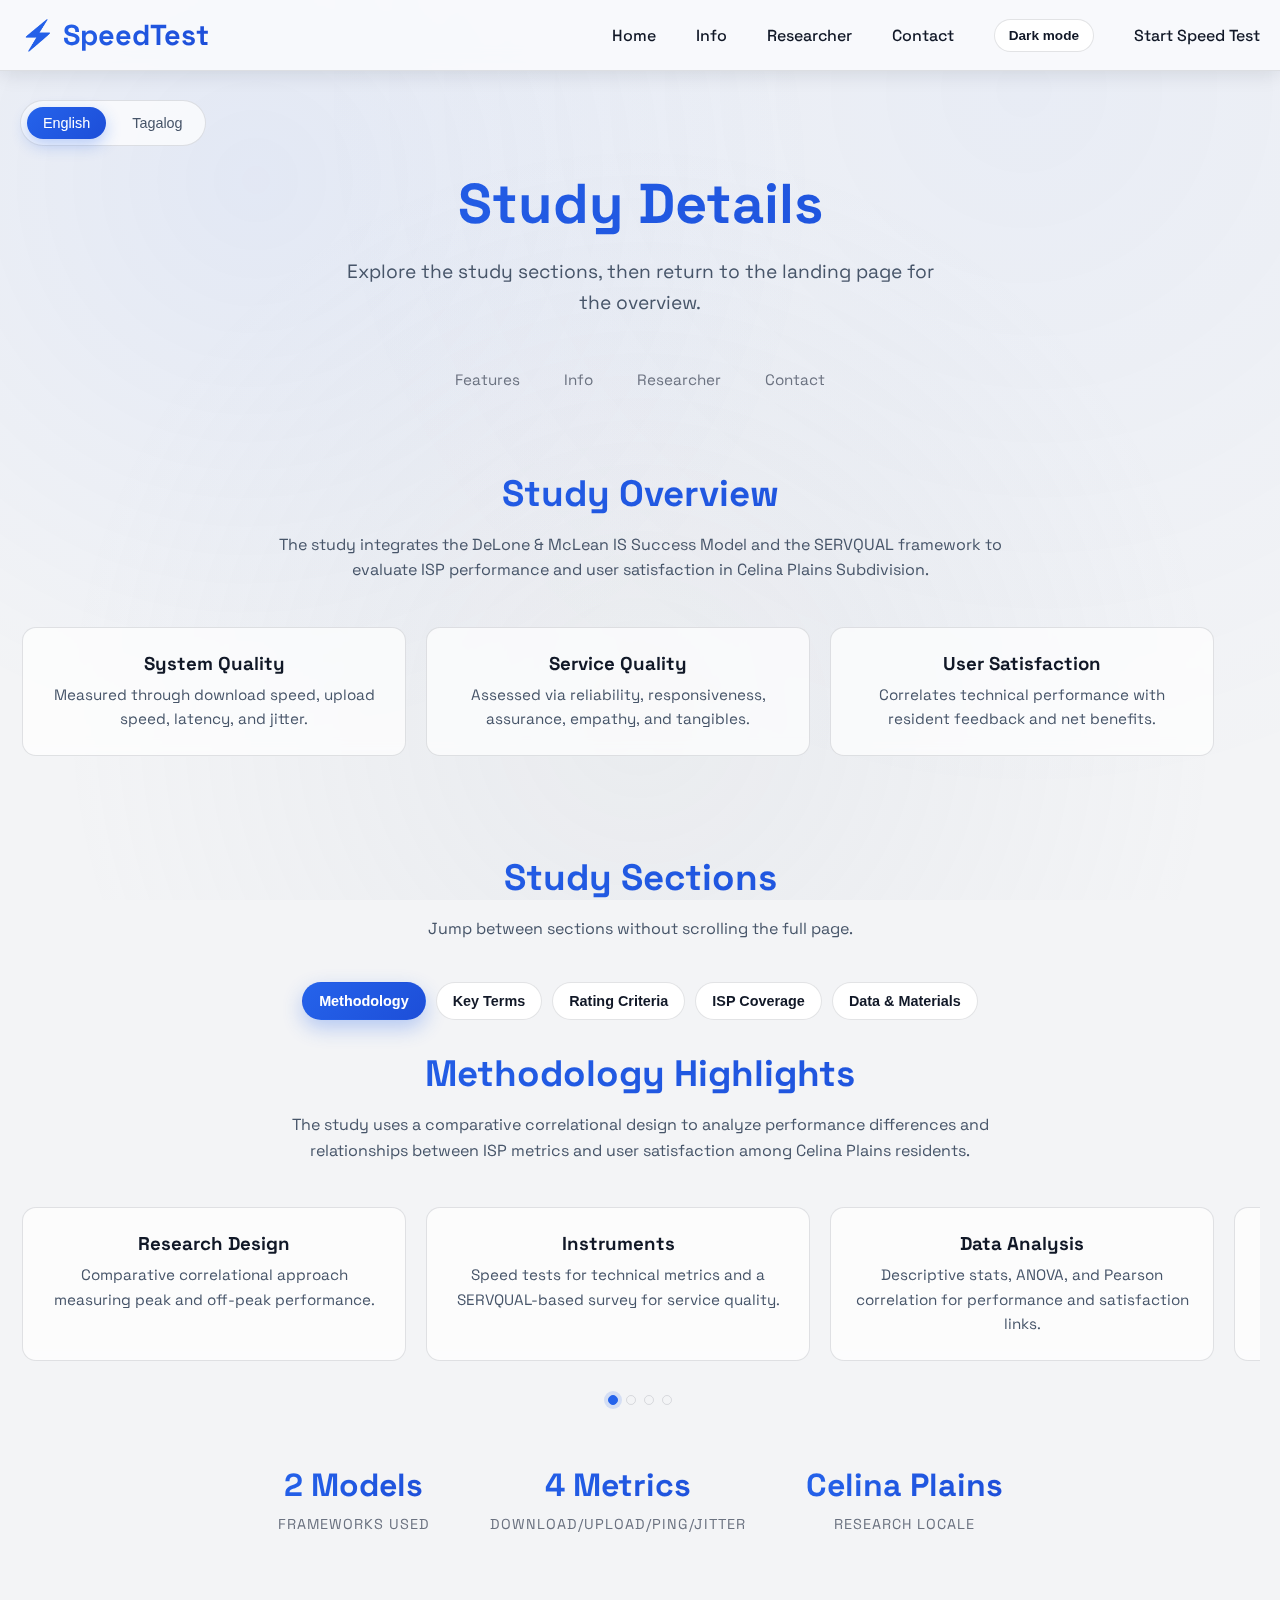
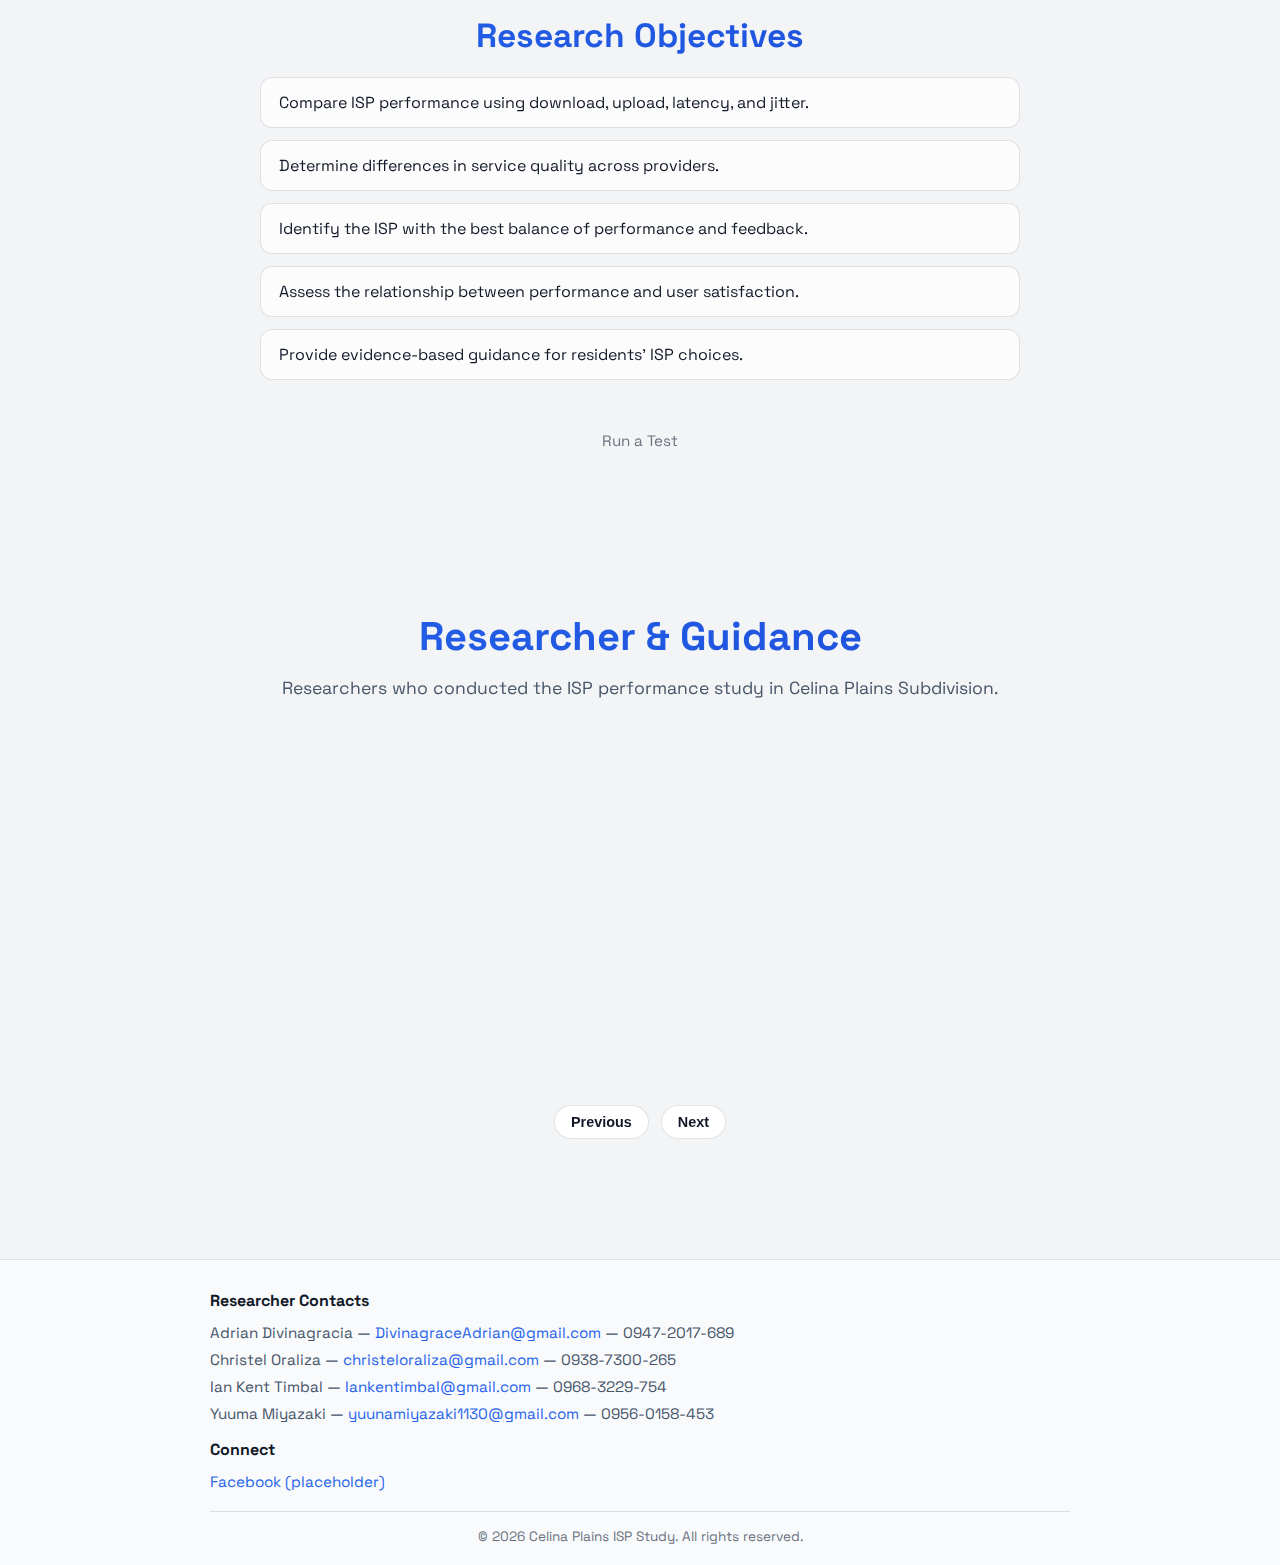
<file: study.html>
<!DOCTYPE html>
<html lang="en">
<head>
    <meta charset="UTF-8">
    <meta name="viewport" content="width=device-width, initial-scale=1.0">
    <title>Internet Speed Test - Test Your Connection</title>
    <meta name="description" content="Free internet speed test with detailed interpretation. Check your download, upload, ping, and jitter with consumer-friendly explanations.">
    <link rel="icon" type="image/png" sizes="32x32" href="assets/images/icons/favicon-32x32.png">
    <link rel="icon" type="image/png" sizes="16x16" href="assets/images/icons/favicon-16x16.png">
    <link rel="stylesheet" href="assets/css/index.css">
    <style>
        body { display: flex; flex-direction: column; align-items: stretch; padding-left: 0; padding-right: 0; }
        .container { width: 100%; }
        .footer { width: 100%; margin-top: 60px; border-top: 1px solid var(--border); background: var(--nav-bg); }
        .footer-container { max-width: 900px; margin: 0 auto; padding: 30px 20px 20px; }
        .footer-grid { display: grid; grid-template-columns: 1fr; gap: 16px; }
        .footer-section h3 { color: var(--text); font-size: 1rem; margin-bottom: 12px; }
        .footer-list, .footer-links { list-style: none; padding: 0; margin: 0; display: grid; gap: 8px; color: var(--text-muted); font-size: 0.95rem; }
        .footer-list a, .footer-links a { color: var(--accent); text-decoration: none; }
        .footer-list a:hover, .footer-links a:hover { text-decoration: underline; }
        .footer-bottom { margin-top: 20px; padding-top: 16px; border-top: 1px solid var(--border); color: var(--text-soft); font-size: 0.85rem; text-align: center; }
        @media (max-width: 768px) { .footer-grid { grid-template-columns: 1fr; } }
        
        /* Large Screen Improvements */
        @media (min-width: 1920px) {
            .footer-container { max-width: 1800px; padding: 60px 60px 40px; }
            .footer-grid { grid-template-columns: repeat(2, 1fr); gap: 40px; }
            .footer-section h3 { font-size: 1.2rem; }
            .footer-list, .footer-links { font-size: 1.05rem; }
        }
        
        @media (min-width: 2560px) {
            .footer-container { max-width: 2800px; }
            body { font-size: 20px; }
        }
    </style>
</head>
<body>
    <!-- Header with Hamburger Menu -->
    <header class="navbar">
        <div class="navbar-container">
            <div class="navbar-logo">
                <a href="index.html">⚡ SpeedTest</a>
            </div>
            
            <div class="hamburger" id="hamburger">
                <span class="hamburger-line"></span>
                <span class="hamburger-line"></span>
                <span class="hamburger-line"></span>
            </div>

            <nav class="nav-menu" id="navMenu">
                <ul class="nav-list">
                    <li class="nav-item"><a href="index.html" class="nav-link" data-i18n="nav.home">Home</a></li>
                    <li class="nav-item"><a href="#info" class="nav-link" data-i18n="nav.info">Info</a></li>
                    <li class="nav-item"><a href="#research" class="nav-link" data-i18n="nav.research">Researcher</a></li>
                    <li class="nav-item"><a href="#contact" class="nav-link" data-i18n="nav.contact">Contact</a></li>
                    <li class="nav-item">
                        <button class="theme-toggle" id="themeToggle" type="button" aria-pressed="false">Dark mode</button>
                    </li>
                    <li class="nav-item"><a href="hosted.html" class="nav-link">Start Speed Test</a></li>
                </ul>
            </nav>
        </div>
    </header>

    <div class="container">
        <div class="language-toggle" aria-label="Language toggle" style="margin: 0 0 24px auto; width: fit-content;">
            <button class="lang-btn active" type="button" data-lang="en" aria-pressed="true">English</button>
            <button class="lang-btn" type="button" data-lang="tl" aria-pressed="false">Tagalog</button>
        </div>

        <div class="hero" id="top">
            <h1>Study Details</h1>
            <p>Explore the study sections, then return to the landing page for the overview.</p>
            <div class="secondary-actions">
                <a href="index.html#features" class="secondary-link">Features</a>
                <a href="#info" class="secondary-link">Info</a>
                <a href="#research" class="secondary-link">Researcher</a>
                <a href="#contact" class="secondary-link">Contact</a>
            </div>
        </div>

        <section id="info" class="info-section">
            <h2 data-i18n="info.title">Study Overview</h2>
            <p data-i18n="info.desc">
                The study integrates the DeLone & McLean IS Success Model and the SERVQUAL framework to evaluate ISP performance and user satisfaction in Celina Plains Subdivision.
            </p>
            <div class="info-grid card-slider">
                <div class="info-card card-slide">
                    <h3 data-i18n="info.downloadTitle">System Quality</h3>
                    <p data-i18n="info.downloadDesc">Measured through download speed, upload speed, latency, and jitter.</p>
                </div>
                <div class="info-card card-slide">
                    <h3 data-i18n="info.uploadTitle">Service Quality</h3>
                    <p data-i18n="info.uploadDesc">Assessed via reliability, responsiveness, assurance, empathy, and tangibles.</p>
                </div>
                <div class="info-card card-slide">
                    <h3 data-i18n="info.pingTitle">User Satisfaction</h3>
                    <p data-i18n="info.pingDesc">Correlates technical performance with resident feedback and net benefits.</p>
                </div>
            </div>
        </section>

        <section id="study-sections" class="info-section">
            <h2>Study Sections</h2>
            <p>Jump between sections without scrolling the full page.</p>
            <div class="section-tabs" role="tablist" aria-label="Study sections">
                <button class="tab-button active" type="button" role="tab" aria-selected="true" aria-controls="panel-methodology" data-tab="methodology">Methodology</button>
                <button class="tab-button" type="button" role="tab" aria-selected="false" aria-controls="panel-terms" data-tab="terms">Key Terms</button>
                <button class="tab-button" type="button" role="tab" aria-selected="false" aria-controls="panel-rating-criteria" data-tab="rating-criteria">Rating Criteria</button>
                <button class="tab-button" type="button" role="tab" aria-selected="false" aria-controls="panel-coverage" data-tab="coverage">ISP Coverage</button>
                <button class="tab-button" type="button" role="tab" aria-selected="false" aria-controls="panel-data-materials" data-tab="data-materials">Data & Materials</button>
            </div>
            <div class="tab-panels">
                <div class="tab-panel active" id="panel-methodology" data-panel="methodology" role="tabpanel">
                    <h2 data-i18n="method.title">Methodology Highlights</h2>
                    <p data-i18n="method.desc">
                        The study uses a comparative correlational design to analyze performance differences and relationships between ISP metrics and user satisfaction among Celina Plains residents.
                    </p>
                    <div class="info-grid card-slider" data-dots="methodology">
                        <div class="info-card card-slide">
                            <h3 data-i18n="method.designTitle">Research Design</h3>
                            <p data-i18n="method.designDesc">Comparative correlational approach measuring peak and off‑peak performance.</p>
                        </div>
                        <div class="info-card card-slide">
                            <h3 data-i18n="method.instrumentTitle">Instruments</h3>
                            <p data-i18n="method.instrumentDesc">Speed tests for technical metrics and a SERVQUAL‑based survey for service quality.</p>
                        </div>
                        <div class="info-card card-slide">
                            <h3 data-i18n="method.analysisTitle">Data Analysis</h3>
                            <p data-i18n="method.analysisDesc">Descriptive stats, ANOVA, and Pearson correlation for performance and satisfaction links.</p>
                        </div>
                        <div class="info-card card-slide">
                            <h3 data-i18n="method.samplingTitle">Sampling</h3>
                            <p data-i18n="method.samplingDesc">Purposive sampling with quota distribution across major ISPs; 100 resident respondents.</p>
                        </div>
                        <div class="info-card card-slide">
                            <h3 data-i18n="method.peakTitle">Peak vs Off‑Peak</h3>
                            <p data-i18n="method.peakDesc">Tests conducted during evening peak hours and off‑peak periods to capture variability.</p>
                        </div>
                        <div class="info-card card-slide">
                            <h3 data-i18n="method.protocolTitle">Device & Network Protocol</h3>
                            <p data-i18n="method.protocolDesc">Standardized device setup; Wi‑Fi and Ethernet noted, with consistent test apps (Ookla, Fast.com).</p>
                        </div>
                    </div>
                    <div class="dot-nav" data-dots-for="methodology" aria-label="Methodology slides"></div>
                </div>
                <div class="tab-panel" id="panel-terms" data-panel="terms" role="tabpanel">
                    <h2 data-i18n="terms.title">Key Terms</h2>
                    <div class="terms-grid card-slider" data-dots="terms">
                        <div class="term-card card-slide">
                            <h3 data-i18n="terms.bandwidthTitle">Bandwidth</h3>
                            <p data-i18n="terms.bandwidthDesc">Maximum rate data can be transmitted, measured in Mbps.</p>
                        </div>
                        <div class="term-card card-slide">
                            <h3 data-i18n="terms.latencyTitle">Download Speed</h3>
                            <p data-i18n="terms.latencyDesc">Rate data is received from the internet to a device, in Mbps.</p>
                        </div>
                        <div class="term-card card-slide">
                            <h3 data-i18n="terms.jitterTitle">Upload Speed</h3>
                            <p data-i18n="terms.jitterDesc">Rate data is sent from a device to the internet, in Mbps.</p>
                        </div>
                        <div class="term-card card-slide">
                            <h3 data-i18n="terms.throughputTitle">Latency & Jitter</h3>
                            <p data-i18n="terms.throughputDesc">Latency is round‑trip delay; jitter is variation in latency over time.</p>
                        </div>
                    </div>
                    <div class="dot-nav" data-dots-for="terms" aria-label="Key terms slides"></div>
                </div>
                <div class="tab-panel" id="panel-rating-criteria" data-panel="rating-criteria" role="tabpanel">
                    <h2 data-i18n="criteria.title">Rating Criteria</h2>
                    <div class="terms-grid card-slider" data-dots="rating-criteria">
                        <div class="term-card card-slide">
                            <h3 data-i18n="criteria.downloadTitle">Download Thresholds</h3>
                            <p data-i18n="criteria.downloadDesc">Excellent ≥100 Mbps • Good ≥25 • Fair ≥10 • Poor &lt;10</p>
                        </div>
                        <div class="term-card card-slide">
                            <h3 data-i18n="criteria.uploadTitle">Upload Thresholds</h3>
                            <p data-i18n="criteria.uploadDesc">Single‑thread: Excellent ≥20 • Good ≥10 • Fair ≥3 • Poor &lt;3 | Multi‑thread (est.): Excellent ≥800 • Good ≥400 • Fair ≥120 • Poor &lt;120</p>
                        </div>
                        <div class="term-card card-slide">
                            <h3 data-i18n="criteria.pingTitle">Ping Thresholds</h3>
                            <p data-i18n="criteria.pingDesc">Excellent ≤20 ms • Good ≤50 • Fair ≤100 • Poor &gt;100</p>
                        </div>
                        <div class="term-card card-slide">
                            <h3 data-i18n="criteria.jitterTitle">Jitter Thresholds</h3>
                            <p data-i18n="criteria.jitterDesc">Excellent ≤5 ms • Good ≤20 • Fair ≤50 • Poor &gt;50</p>
                        </div>
                    </div>
                    <div class="dot-nav" data-dots-for="rating-criteria" aria-label="Rating criteria slides"></div>
                </div>
                <div class="tab-panel" id="panel-coverage" data-panel="coverage" role="tabpanel">
                    <h2 data-i18n="coverage.title">ISP Coverage</h2>
                    <div class="terms-grid card-slider" data-dots="coverage">
                        <div class="term-card card-slide">
                            <h3 data-i18n="coverage.isp1">PLDT</h3>
                            <p data-i18n="coverage.isp1Desc">Fiber/DSL options evaluated for performance and service quality.</p>
                        </div>
                        <div class="term-card card-slide">
                            <h3 data-i18n="coverage.isp2">Globe</h3>
                            <p data-i18n="coverage.isp2Desc">Residential plans assessed using consistent metrics.</p>
                        </div>
                        <div class="term-card card-slide">
                            <h3 data-i18n="coverage.isp3">Converge</h3>
                            <p data-i18n="coverage.isp3Desc">Compared across peak and off‑peak hours.</p>
                        </div>
                        <div class="term-card card-slide">
                            <h3 data-i18n="coverage.isp4">Meridian</h3>
                            <p data-i18n="coverage.isp4Desc">Evaluated using technical tests and resident feedback.</p>
                        </div>
                        <div class="term-card card-slide">
                            <h3 data-i18n="coverage.isp5">Cablelink</h3>
                            <p data-i18n="coverage.isp5Desc">Assessed for stability, latency, and service responsiveness.</p>
                        </div>
                    </div>
                    <div class="dot-nav" data-dots-for="coverage" aria-label="ISP coverage slides"></div>
                </div>
                <div class="tab-panel" id="panel-data-materials" data-panel="data-materials" role="tabpanel">
                    <h2 data-i18n="data.title">Data & Materials</h2>
                    <div class="terms-grid card-slider" data-dots="data-materials">
                        <div class="term-card card-slide">
                            <h3 data-i18n="data.datasetTitle">Dataset (CSV)</h3>
                            <p data-i18n="data.datasetDesc">Download anonymized test records and survey summaries.</p>
                            <a href="assets/data/isp-dataset.csv" data-i18n="data.datasetLink">Download dataset</a>
                        </div>
                        <div class="term-card card-slide">
                            <h3 data-i18n="data.codebookTitle">Codebook</h3>
                            <p data-i18n="data.codebookDesc">Variable definitions, scales, and survey mapping.</p>
                            <a href="assets/data/codebook.md" data-i18n="data.codebookLink">View codebook</a>
                        </div>
                        <div class="term-card card-slide">
                            <h3 data-i18n="data.analysisTitle">Analysis Notes</h3>
                            <p data-i18n="data.analysisDesc">Summary of statistical methods and interpretation notes.</p>
                            <a href="assets/data/analysis-notes.md" data-i18n="data.analysisLink">View notes</a>
                        </div>
                    </div>
                    <div class="dot-nav" data-dots-for="data-materials" aria-label="Data materials slides"></div>
                </div>
            </div>
        </section>

        <div class="stats">
            <div class="stat">
                <span class="stat-number" data-i18n="stats.guided">2 Models</span>
                <span class="stat-label" data-i18n="stats.guidedLabel">Frameworks Used</span>
            </div>
            <div class="stat">
                <span class="stat-number" data-i18n="stats.actionable">4 Metrics</span>
                <span class="stat-label" data-i18n="stats.actionableLabel">Download/Upload/Ping/Jitter</span>
            </div>
            <div class="stat">
                <span class="stat-number" data-i18n="stats.clear">Celina Plains</span>
                <span class="stat-label" data-i18n="stats.clearLabel">Research Locale</span>
            </div>
        </div>

        <section class="tips-section" id="objectives">
            <h2 data-i18n="tips.title">Research Objectives</h2>
            <ul class="tips-list">
                <li data-i18n="tips.1">Compare ISP performance using download, upload, latency, and jitter.</li>
                <li data-i18n="tips.2">Determine differences in service quality across providers.</li>
                <li data-i18n="tips.3">Identify the ISP with the best balance of performance and feedback.</li>
                <li data-i18n="tips.4">Assess the relationship between performance and user satisfaction.</li>
                <li data-i18n="tips.5">Provide evidence-based guidance for residents’ ISP choices.</li>
            </ul>
        </section>


        <div class="secondary-actions">
            <a href="hosted.html" class="secondary-link" data-i18n="secondary.run">Run a Test</a>
        </div>

        <!-- Research Team Section -->
        <section id="research" class="research-section">
            <h2 data-i18n="research.title">Researcher & Guidance</h2>
            <p class="research-intro" data-i18n="research.intro">Researchers who conducted the ISP performance study in Celina Plains Subdivision.</p>
            
            <div class="team-container research-carousel" id="researchCarousel">
                <div class="flashcard">
                    <div class="flashcard-content">
                        <img src="assets/images/Adrian.png" alt="Adrian Divinagracia" class="profile-image">
                        <h3>Adrian Divinagracia</h3>
                        <p class="title">Leader</p>
                        <p class="bio">
                            <a href="mailto:DivinagraceAdrian@gmail.com" style="color: var(--accent); text-decoration: none;">DivinagraceAdrian@gmail.com</a><br>
                            0947-2017-689
                        </p>
                    </div>
                </div>

                <div class="flashcard">
                    <div class="flashcard-content">
                        <img src="assets/images/Oraliza.png" alt="Christel Oraliza" class="profile-image">
                        <h3>Christel Oraliza</h3>
                        <p class="title">Member</p>
                        <p class="bio">
                            <a href="mailto:christeloraliza@gmail.com" style="color: var(--accent); text-decoration: none;">christeloraliza@gmail.com</a><br>
                            0938-7300-265
                        </p>
                    </div>
                </div>

                <div class="flashcard">
                    <div class="flashcard-content">
                        <img src="assets/images/Ian_Kent_Timbal.png" alt="Ian Kent Timbal" class="profile-image">
                        <h3>Ian Kent Timbal</h3>
                        <p class="title">Member</p>
                        <p class="bio">
                            <a href="mailto:Iankentimbal@gmail.com" style="color: var(--accent); text-decoration: none;">Iankentimbal@gmail.com</a><br>
                            0968-3229-754
                        </p>
                    </div>
                </div>

                <div class="flashcard">
                    <div class="flashcard-content">
                        <img src="assets/images/Keita.JPG" alt="Yuuma Miyazaki" class="profile-image">
                        <h3>Yuuma Miyazaki</h3>
                        <p class="title">Member</p>
                        <p class="bio">
                            <a href="mailto:yuunamiyazaki1130@gmail.com" style="color: var(--accent); text-decoration: none;">yuunamiyazaki1130@gmail.com</a><br>
                            0956-0158-453
                        </p>
                    </div>
                </div>
            </div>
            <div class="carousel-controls" aria-label="Researcher navigation">
                <button class="carousel-btn" type="button" data-carousel-action="prev">Previous</button>
                <button class="carousel-btn" type="button" data-carousel-action="next">Next</button>
            </div>
        </section>
    </div>

    <footer class="footer" id="contact">
        <div class="footer-container">
            <div class="footer-grid">
                <div class="footer-section">
                    <h3>Researcher Contacts</h3>
                    <ul class="footer-list">
                        <li>Adrian Divinagracia — <a href="mailto:DivinagraceAdrian@gmail.com">DivinagraceAdrian@gmail.com</a> — 0947-2017-689</li>
                        <li>Christel Oraliza — <a href="mailto:christeloraliza@gmail.com">christeloraliza@gmail.com</a> — 0938-7300-265</li>
                        <li>Ian Kent Timbal — <a href="mailto:Iankentimbal@gmail.com">Iankentimbal@gmail.com</a> — 0968-3229-754</li>
                        <li>Yuuma Miyazaki — <a href="mailto:yuunamiyazaki1130@gmail.com">yuunamiyazaki1130@gmail.com</a> — 0956-0158-453</li>
                    </ul>
                </div>
                <div class="footer-section">
                    <h3>Connect</h3>
                    <ul class="footer-links">
                        <li><a href="https://facebook.com/yourpage" target="_blank" rel="noopener">Facebook (placeholder)</a></li>
                    </ul>
                </div>
            </div>
            <div class="footer-bottom">© 2026 Celina Plains ISP Study. All rights reserved.</div>
        </div>
    </footer>

    <script>
        // Hamburger menu toggle
        const hamburger = document.getElementById('hamburger');
        const navMenu = document.getElementById('navMenu');
        const navLinks = document.querySelectorAll('.nav-link');

        hamburger.addEventListener('click', () => {
            navMenu.classList.toggle('active');
            hamburger.classList.toggle('active');
        });

        // Close menu when a link is clicked
        navLinks.forEach(link => {
            link.addEventListener('click', () => {
                navMenu.classList.remove('active');
                hamburger.classList.remove('active');
            });
        });

        // Close menu when clicking outside
        document.addEventListener('click', (e) => {
            if (!e.target.closest('.navbar')) {
                navMenu.classList.remove('active');
                hamburger.classList.remove('active');
            }
        });

        const themeToggle = document.getElementById('themeToggle');

        const setTheme = (theme) => {
            document.body.classList.toggle('dark', theme === 'dark');
            document.body.classList.toggle('light', theme === 'light');
            if (themeToggle) {
                themeToggle.setAttribute('aria-pressed', theme === 'dark');
                themeToggle.textContent = theme === 'dark' ? 'Light mode' : 'Dark mode';
            }
            localStorage.setItem('theme', theme);
        };

        const savedTheme = localStorage.getItem('theme');
        const prefersDark = window.matchMedia && window.matchMedia('(prefers-color-scheme: dark)').matches;
        const initialTheme = savedTheme || (prefersDark ? 'dark' : 'light');
        setTheme(initialTheme);

        if (themeToggle) {
            themeToggle.addEventListener('click', () => {
                const isDark = document.body.classList.contains('dark');
                setTheme(isDark ? 'light' : 'dark');
            });
        }

        const carousel = document.getElementById('researchCarousel');
        const carouselCards = carousel ? Array.from(carousel.querySelectorAll('.flashcard')) : [];
        const carouselControls = document.querySelectorAll('[data-carousel-action]');
        let carouselIndex = 0;
        let carouselTimer = null;

        const setCarouselIndex = (nextIndex) => {
            if (!carouselCards.length) return;
            carouselCards[carouselIndex].classList.remove('active');
            carouselIndex = (nextIndex + carouselCards.length) % carouselCards.length;
            carouselCards[carouselIndex].classList.add('active');
        };

        const startCarousel = () => {
            if (!carouselCards.length) return;
            if (carouselTimer) return;
            carouselTimer = setInterval(() => {
                setCarouselIndex(carouselIndex + 1);
            }, 4000);
        };

        const stopCarousel = () => {
            if (carouselTimer) {
                clearInterval(carouselTimer);
                carouselTimer = null;
            }
        };

        if (carouselCards.length) {
            carouselCards.forEach((card, index) => {
                card.classList.toggle('active', index === 0);
            });
            startCarousel();

            carouselControls.forEach((btn) => {
                btn.addEventListener('click', () => {
                    const action = btn.getAttribute('data-carousel-action');
                    stopCarousel();
                    setCarouselIndex(action === 'prev' ? carouselIndex - 1 : carouselIndex + 1);
                    startCarousel();
                });
            });

            if (carousel) {
                carousel.addEventListener('mouseenter', stopCarousel);
                carousel.addEventListener('mouseleave', startCarousel);
                carousel.addEventListener('focusin', stopCarousel);
                carousel.addEventListener('focusout', startCarousel);
            }
        }

        const tabButtons = document.querySelectorAll('.tab-button');
        const tabPanels = document.querySelectorAll('.tab-panel');

        const activateTab = (tabId) => {
            tabButtons.forEach((btn) => {
                const isActive = btn.getAttribute('data-tab') === tabId;
                btn.classList.toggle('active', isActive);
                btn.setAttribute('aria-selected', isActive);
            });

            tabPanels.forEach((panel) => {
                const isActive = panel.getAttribute('data-panel') === tabId;
                panel.classList.toggle('active', isActive);
            });

            const activePanel = document.querySelector(`.tab-panel[data-panel="${tabId}"]`);
            if (activePanel) {
                const slidersInPanel = activePanel.querySelectorAll('.card-slider');
                slidersInPanel.forEach((slider) => {
                    slider.scrollTo({ left: 0, behavior: 'auto' });
                });

                requestAnimationFrame(() => {
                    slidersInPanel.forEach((slider) => initDots(slider));
                });
            }
        };

        tabButtons.forEach((btn) => {
            btn.addEventListener('click', () => {
                const tabId = btn.getAttribute('data-tab');
                activateTab(tabId);
                if (tabId) {
                    history.replaceState(null, '', `#${tabId}`);
                }
            });
        });

        const hashTab = window.location.hash.replace('#', '');
        if (hashTab) {
            const exists = Array.from(tabButtons).some((btn) => btn.getAttribute('data-tab') === hashTab);
            if (exists) {
                activateTab(hashTab);
            }
        }

        const sliders = document.querySelectorAll('.card-slider');

        const initDots = (slider) => {
            const key = slider.getAttribute('data-dots');
            if (!key) return;
            const nav = document.querySelector(`[data-dots-for="${key}"]`);
            if (!nav) return;
            const slides = Array.from(slider.querySelectorAll('.card-slide'));
            if (!slides.length) return;

            nav.innerHTML = '';
            const getStep = () => {
                if (slides.length < 2) return slides[0].offsetWidth;
                return slides[1].offsetLeft - slides[0].offsetLeft;
            };

            const getPageCount = () => {
                const step = getStep();
                if (!step) return 1;
                const visible = Math.max(1, Math.round(slider.clientWidth / step));
                return Math.max(1, slides.length - visible + 1);
            };

            const updateActiveDot = () => {
                const step = getStep();
                const pageCount = getPageCount();
                const index = Math.min(pageCount - 1, Math.round(slider.scrollLeft / step));
                const dots = nav.querySelectorAll('.dot-btn');
                dots.forEach((dot, idx) => {
                    dot.classList.toggle('active', idx === index);
                });
            };

            const renderDots = () => {
                const pageCount = getPageCount();
                nav.innerHTML = '';
                for (let index = 0; index < pageCount; index += 1) {
                    const dot = document.createElement('button');
                    dot.type = 'button';
                    dot.className = 'dot-btn';
                    dot.setAttribute('aria-label', `Slide ${index + 1}`);
                    dot.addEventListener('click', () => {
                        const step = getStep();
                        if (!step) return;
                        slider.scrollTo({ left: step * index, behavior: 'smooth' });
                    });
                    nav.appendChild(dot);
                }
            };

            renderDots();
            updateActiveDot();

            let resizeTimer = null;
            const handleResize = () => {
                if (resizeTimer) return;
                resizeTimer = requestAnimationFrame(() => {
                    renderDots();
                    updateActiveDot();
                    resizeTimer = null;
                });
            };

            let raf = null;
            slider.addEventListener('scroll', () => {
                if (raf) return;
                raf = requestAnimationFrame(() => {
                    updateActiveDot();
                    raf = null;
                });
            });
            window.addEventListener('resize', handleResize);
        };

        sliders.forEach((slider) => {
            if (slider.closest('.tab-panel.active')) {
                initDots(slider);
            }
        });

        const handleWheel = (event, slider) => {
            if (Math.abs(event.deltaY) <= Math.abs(event.deltaX)) return;
            event.preventDefault();
            const slides = slider.querySelectorAll('.card-slide');
            if (!slides.length) return;
            const step = slides.length > 1
                ? slides[1].offsetLeft - slides[0].offsetLeft
                : slides[0].offsetWidth + 18;
            const direction = Math.sign(event.deltaY);
            const next = slider.scrollLeft + step * direction;
            slider.scrollTo({ left: next, behavior: 'smooth' });
        };

        sliders.forEach((slider) => {
            slider.addEventListener('wheel', (event) => handleWheel(event, slider), { passive: false });
        });

        document.querySelectorAll('.card-slide').forEach((card) => {
            card.addEventListener('wheel', (event) => {
                const slider = card.closest('.card-slider');
                if (!slider) return;
                handleWheel(event, slider);
            }, { passive: false });
        });

        // Language toggle
        const langButtons = document.querySelectorAll('.lang-btn');
        const translatableElements = document.querySelectorAll('[data-i18n]');

        const translations = {
            en: {
                'nav.home': 'Home',
                'nav.features': 'Features',
                'nav.info': 'Info',
                'nav.research': 'Researcher',
                'nav.contact': 'Contact',
                'nav.about': 'About',
                'hero.title': 'ISP Connectivity Performance in Celina Plains',
                'hero.subtitle': 'A comparative correlational study of internet service providers, combining technical metrics and service quality feedback from residents.',
                'hero.cta': 'Start Speed Test',
                'features.clearTitle': 'ISP Comparison',
                'features.clearDesc': 'Compare PLDT, Globe, Converge, Meridian, and Cablelink using consistent performance indicators.',
                'features.actionTitle': 'Service Quality (SERVQUAL)',
                'features.actionDesc': 'Evaluate reliability, responsiveness, assurance, empathy, and tangibles using resident feedback.',
                'features.basicsTitle': 'Performance Metrics',
                'features.basicsDesc': 'Measure download, upload, latency, and jitter during peak and off‑peak hours.',
                'info.title': 'Study Overview',
                'info.desc': 'The study integrates the DeLone & McLean IS Success Model and the SERVQUAL framework to evaluate ISP performance and user satisfaction in Celina Plains Subdivision.',
                'info.downloadTitle': 'System Quality',
                'info.downloadDesc': 'Measured through download speed, upload speed, latency, and jitter.',
                'info.uploadTitle': 'Service Quality',
                'info.uploadDesc': 'Assessed via reliability, responsiveness, assurance, empathy, and tangibles.',
                'info.pingTitle': 'User Satisfaction',
                'info.pingDesc': 'Correlates technical performance with resident feedback and net benefits.',
                'method.title': 'Methodology Highlights',
                'method.desc': 'The study uses a comparative correlational design to analyze performance differences and relationships between ISP metrics and user satisfaction among Celina Plains residents.',
                'method.designTitle': 'Research Design',
                'method.designDesc': 'Comparative correlational approach measuring peak and off‑peak performance.',
                'method.instrumentTitle': 'Instruments',
                'method.instrumentDesc': 'Speed tests for technical metrics and a SERVQUAL‑based survey for service quality.',
                'method.analysisTitle': 'Data Analysis',
                'method.analysisDesc': 'Descriptive stats, ANOVA, and Pearson correlation for performance and satisfaction links.',
                'method.samplingTitle': 'Sampling',
                'method.samplingDesc': 'Purposive sampling with quota distribution across major ISPs; 100 resident respondents.',
                'method.peakTitle': 'Peak vs Off‑Peak',
                'method.peakDesc': 'Tests conducted during evening peak hours and off‑peak periods to capture variability.',
                'method.protocolTitle': 'Device & Network Protocol',
                'method.protocolDesc': 'Standardized device setup; Wi‑Fi and Ethernet noted, with consistent test apps (Ookla, Fast.com).',
                'stats.guided': '2 Models',
                'stats.guidedLabel': 'Frameworks Used',
                'stats.actionable': '4 Metrics',
                'stats.actionableLabel': 'Download/Upload/Ping/Jitter',
                'stats.clear': 'Celina Plains',
                'stats.clearLabel': 'Research Locale',
                'tips.title': 'Research Objectives',
                'tips.1': 'Compare ISP performance using download, upload, latency, and jitter.',
                'tips.2': 'Determine differences in service quality across providers.',
                'tips.3': 'Identify the ISP with the best balance of performance and feedback.',
                'tips.4': 'Assess the relationship between performance and user satisfaction.',
                'tips.5': 'Provide evidence-based guidance for residents’ ISP choices.',
                'terms.title': 'Key Terms',
                'terms.bandwidthTitle': 'Bandwidth',
                'terms.bandwidthDesc': 'Maximum rate data can be transmitted, measured in Mbps.',
                'terms.latencyTitle': 'Download Speed',
                'terms.latencyDesc': 'Rate data is received from the internet to a device, in Mbps.',
                'terms.jitterTitle': 'Upload Speed',
                'terms.jitterDesc': 'Rate data is sent from a device to the internet, in Mbps.',
                'terms.throughputTitle': 'Latency & Jitter',
                'terms.throughputDesc': 'Latency is round‑trip delay; jitter is variation in latency over time.',
                'criteria.title': 'Rating Criteria',
                'criteria.downloadTitle': 'Download Thresholds',
                'criteria.downloadDesc': 'Excellent ≥100 Mbps • Good ≥25 • Fair ≥10 • Poor <10',
                'criteria.uploadTitle': 'Upload Thresholds',
                'criteria.uploadDesc': 'Single‑thread: Excellent ≥20 • Good ≥10 • Fair ≥3 • Poor <3 | Multi‑thread (est.): Excellent ≥800 • Good ≥400 • Fair ≥120 • Poor <120',
                'criteria.pingTitle': 'Ping Thresholds',
                'criteria.pingDesc': 'Excellent ≤20 ms • Good ≤50 • Fair ≤100 • Poor >100',
                'criteria.jitterTitle': 'Jitter Thresholds',
                'criteria.jitterDesc': 'Excellent ≤5 ms • Good ≤20 • Fair ≤50 • Poor >50',
                'coverage.title': 'ISP Coverage',
                'coverage.isp1': 'PLDT',
                'coverage.isp1Desc': 'Fiber/DSL options evaluated for performance and service quality.',
                'coverage.isp2': 'Globe',
                'coverage.isp2Desc': 'Residential plans assessed using consistent metrics.',
                'coverage.isp3': 'Converge',
                'coverage.isp3Desc': 'Compared across peak and off‑peak hours.',
                'coverage.isp4': 'Meridian',
                'coverage.isp4Desc': 'Evaluated using technical tests and resident feedback.',
                'coverage.isp5': 'Cablelink',
                'coverage.isp5Desc': 'Assessed for stability, latency, and service responsiveness.',
                'data.title': 'Data & Materials',
                'data.datasetTitle': 'Dataset (CSV)',
                'data.datasetDesc': 'Download anonymized test records and survey summaries.',
                'data.datasetLink': 'Download dataset',
                'data.codebookTitle': 'Codebook',
                'data.codebookDesc': 'Variable definitions, scales, and survey mapping.',
                'data.codebookLink': 'View codebook',
                'data.analysisTitle': 'Analysis Notes',
                'data.analysisDesc': 'Summary of statistical methods and interpretation notes.',
                'data.analysisLink': 'View notes',
                'secondary.run': 'Run a Test',
                'secondary.about': 'About',
                'research.title': 'Researcher & Guidance',
                'research.intro': 'Researchers who conducted the ISP performance study in Celina Plains Subdivision.',
                'research.cardTitle': 'Lorem Ipsum',
                'research.cardRole': 'Dolor Sit Amet',
                'research.cardBio': 'Lorem ipsum dolor sit amet, consectetur adipiscing elit. Sed do eiusmod tempor incididunt ut labore.'
            },
            tl: {
                'nav.home': 'Bahay',
                'nav.features': 'Mga Tampok',
                'nav.info': 'Impormasyon',
                'nav.research': 'Mananaliksik',
                'nav.contact': 'Makipag-ugnayan',
                'nav.about': 'Tungkol',
                'hero.title': 'Pagganap ng ISP sa Celina Plains',
                'hero.subtitle': 'Isang komparatibong korelasyonal na pag‑aaral ng mga ISP gamit ang teknikal na sukatan at feedback ng mga residente.',
                'hero.cta': 'Simulan ang Speed Test',
                'features.clearTitle': 'Paghahambing ng ISP',
                'features.clearDesc': 'Ihambing ang PLDT, Globe, Converge, Meridian, at Cablelink gamit ang iisang sukatan.',
                'features.actionTitle': 'Kalidad ng Serbisyo (SERVQUAL)',
                'features.actionDesc': 'Sinusukat ang reliability, responsiveness, assurance, empathy, at tangibles gamit ang feedback ng residente.',
                'features.basicsTitle': 'Mga Sukatan ng Performance',
                'features.basicsDesc': 'Sukatin ang download, upload, latency, at jitter sa peak at off‑peak hours.',
                'info.title': 'Buod ng Pag‑aaral',
                'info.desc': 'Pinagsasama ng pag‑aaral ang DeLone & McLean IS Success Model at SERVQUAL para sa pagsusuri ng performance at kasiyahan ng gumagamit.',
                'info.downloadTitle': 'Kalidad ng Sistema',
                'info.downloadDesc': 'Sinusukat gamit ang download speed, upload speed, latency, at jitter.',
                'info.uploadTitle': 'Kalidad ng Serbisyo',
                'info.uploadDesc': 'Sinusuri ang reliability, responsiveness, assurance, empathy, at tangibles.',
                'info.pingTitle': 'Kasiyahan ng Gumagamit',
                'info.pingDesc': 'Iniuugnay ang teknikal na performance sa feedback ng residente at net benefits.',
                'method.title': 'Mga Highlight ng Metodolohiya',
                'method.desc': 'Gumamit ang pag‑aaral ng komparatibong korelasyonal na disenyo para suriin ang pagkakaiba at ugnayan ng sukatan at kasiyahan ng mga residente ng Celina Plains.',
                'method.designTitle': 'Disenyo ng Pananaliksik',
                'method.designDesc': 'Komparatibo at korelasyonal na pagsusuri sa peak at off‑peak performance.',
                'method.instrumentTitle': 'Mga Instrumento',
                'method.instrumentDesc': 'Speed test para sa teknikal na sukatan at SERVQUAL‑based na survey para sa kalidad ng serbisyo.',
                'method.analysisTitle': 'Pagsusuri ng Datos',
                'method.analysisDesc': 'Descriptive stats, ANOVA, at Pearson correlation para sa ugnayan ng performance at kasiyahan.',
                'method.samplingTitle': 'Pagpili ng Kalahok',
                'method.samplingDesc': 'Purposive sampling na may quota para sa bawat ISP; 100 resident respondents.',
                'method.peakTitle': 'Peak at Off‑Peak',
                'method.peakDesc': 'Ginagawa ang tests sa peak hours sa gabi at off‑peak periods para sa variability.',
                'method.protocolTitle': 'Device at Network Protocol',
                'method.protocolDesc': 'Standardized na device setup; Wi‑Fi at Ethernet ay itinala, gamit ang Ookla at Fast.com.',
                'stats.guided': '2 Modelo',
                'stats.guidedLabel': 'Mga Framework',
                'stats.actionable': '4 Sukatan',
                'stats.actionableLabel': 'Download/Upload/Ping/Jitter',
                'stats.clear': 'Celina Plains',
                'stats.clearLabel': 'Lugar ng Pag‑aaral',
                'tips.title': 'Mga Layunin ng Pag‑aaral',
                'tips.1': 'Ihambing ang performance ng ISP gamit ang download, upload, latency, at jitter.',
                'tips.2': 'Tukuyin ang pagkakaiba ng kalidad ng serbisyo ng bawat ISP.',
                'tips.3': 'Kilalanin ang ISP na may pinakamainam na balanse ng performance at feedback.',
                'tips.4': 'Suriin ang ugnayan ng performance at kasiyahan ng gumagamit.',
                'tips.5': 'Magbigay ng batay‑sa‑ebidensyang gabay sa pagpili ng ISP.',
                'terms.title': 'Mahahalagang Termino',
                'terms.bandwidthTitle': 'Bandwidth',
                'terms.bandwidthDesc': 'Pinakamataas na bilis ng pagpapadala ng data, sinusukat sa Mbps.',
                'terms.latencyTitle': 'Download Speed',
                'terms.latencyDesc': 'Bilis ng pagtanggap ng data mula sa internet papunta sa device.',
                'terms.jitterTitle': 'Upload Speed',
                'terms.jitterDesc': 'Bilis ng pagpapadala ng data mula sa device papunta sa internet.',
                'terms.throughputTitle': 'Latency at Jitter',
                'terms.throughputDesc': 'Latency ang round‑trip delay; jitter ang pagbabago‑bago ng latency.',
                'criteria.title': 'Pamantayan ng Rating',
                'criteria.downloadTitle': 'Download Thresholds',
                'criteria.downloadDesc': 'Excellent ≥100 Mbps • Good ≥25 • Fair ≥10 • Poor <10',
                'criteria.uploadTitle': 'Upload Thresholds',
                'criteria.uploadDesc': 'Single‑thread: Excellent ≥20 • Good ≥10 • Fair ≥3 • Poor <3 | Multi‑thread (est.): Excellent ≥800 • Good ≥400 • Fair ≥120 • Poor <120',
                'criteria.pingTitle': 'Ping Thresholds',
                'criteria.pingDesc': 'Excellent ≤20 ms • Good ≤50 • Fair ≤100 • Poor >100',
                'criteria.jitterTitle': 'Jitter Thresholds',
                'criteria.jitterDesc': 'Excellent ≤5 ms • Good ≤20 • Fair ≤50 • Poor >50',
                'coverage.title': 'Saklaw na ISP',
                'coverage.isp1': 'PLDT',
                'coverage.isp1Desc': 'Sinusuri ang fiber/DSL sa performance at kalidad ng serbisyo.',
                'coverage.isp2': 'Globe',
                'coverage.isp2Desc': 'Mga planong pang‑residential na sinusukat gamit ang iisang sukatan.',
                'coverage.isp3': 'Converge',
                'coverage.isp3Desc': 'Inihambing sa peak at off‑peak hours.',
                'coverage.isp4': 'Meridian',
                'coverage.isp4Desc': 'Sinuri gamit ang teknikal na test at feedback ng residente.',
                'coverage.isp5': 'Cablelink',
                'coverage.isp5Desc': 'Tinatasa sa stability, latency, at responsiveness ng serbisyo.',
                'data.title': 'Datos at Materyales',
                'data.datasetTitle': 'Dataset (CSV)',
                'data.datasetDesc': 'I‑download ang anonymized na test records at survey summaries.',
                'data.datasetLink': 'I‑download ang dataset',
                'data.codebookTitle': 'Codebook',
                'data.codebookDesc': 'Kahulugan ng mga variable, scale, at survey mapping.',
                'data.codebookLink': 'Tingnan ang codebook',
                'data.analysisTitle': 'Mga Tala ng Pagsusuri',
                'data.analysisDesc': 'Buod ng estadistikal na pamamaraan at notes sa interpretasyon.',
                'data.analysisLink': 'Tingnan ang notes',
                'secondary.run': 'Mag‑test',
                'secondary.about': 'Tungkol',
                'research.title': 'Mananaliksik at Gabay',
                'research.intro': 'Mga mananaliksik na nagsagawa ng pag‑aaral sa performance ng ISP sa Celina Plains Subdivision.',
                'research.cardTitle': 'Lorem Ipsum',
                'research.cardRole': 'Dolor Sit Amet',
                'research.cardBio': 'Ang lorem ipsum ay pansamantalang teksto para sa layout at disenyo.'
            }
        };

        const setLanguage = (lang) => {
            const dictionary = translations[lang];
            translatableElements.forEach(el => {
                const key = el.getAttribute('data-i18n');
                if (dictionary && dictionary[key]) {
                    el.textContent = dictionary[key];
                }
            });

            document.documentElement.lang = lang;

            langButtons.forEach(btn => {
                const isActive = btn.getAttribute('data-lang') === lang;
                btn.classList.toggle('active', isActive);
                btn.setAttribute('aria-pressed', isActive ? 'true' : 'false');
            });

            try {
                localStorage.setItem('preferredLang', lang);
            } catch (e) {
                // ignore storage errors
            }
        };

        langButtons.forEach(button => {
            button.addEventListener('click', () => {
                const lang = button.getAttribute('data-lang');
                setLanguage(lang);
            });
        });

        const savedLang = (typeof localStorage !== 'undefined' && localStorage.getItem('preferredLang')) || 'en';
        setLanguage(savedLang);
    </script>
</body>
</html>
</file>
<file: assets/css/index.css>
@import url('https://fonts.googleapis.com/css2?family=Space+Grotesk:wght@400;500;600;700&display=swap');

* {
    margin: 0;
    padding: 0;
    box-sizing: border-box;
}

html, body {
    width: 100%;
    overflow-x: hidden;
    scrollbar-width: none; /* Firefox */
    scroll-behavior: smooth;
    scroll-padding-top: 90px; /* Account for fixed navbar */
}

html::-webkit-scrollbar,
body::-webkit-scrollbar {
    display: none; /* Chrome, Safari, Edge */
}

:root {
    color-scheme: light;
    --bg: #f3f4f6;
    --bg-elev: #ffffff;
    --bg-soft: #f8fafc;
    --text: #111827;
    --text-muted: #475569;
    --text-soft: #6b7280;
    --border: rgba(15, 23, 42, 0.12);
    --border-strong: rgba(15, 23, 42, 0.2);
    --nav-bg: rgba(248, 250, 252, 0.92);
    --card-bg: rgba(255, 255, 255, 0.7);
    --glass: rgba(255, 255, 255, 0.7);
    --shadow: rgba(15, 23, 42, 0.12);
    --accent: #2563eb;
    --accent-strong: #1d4ed8;
    --accent-rgb: 37, 99, 235;
    --accent-gradient: linear-gradient(135deg, var(--accent) 0%, var(--accent-strong) 100%);
    --accent-glow: rgba(37, 99, 235, 0.3);
}

body.dark {
    color-scheme: dark;
    --bg: #1c1f24;
    --bg-elev: #24282f;
    --bg-soft: #20242b;
    --text: #e5e7eb;
    --text-muted: #b0b7c3;
    --text-soft: #9aa2ad;
    --border: rgba(255, 255, 255, 0.08);
    --border-strong: rgba(255, 255, 255, 0.18);
    --nav-bg: rgba(28, 31, 36, 0.95);
    --card-bg: rgba(36, 40, 47, 0.8);
    --glass: rgba(36, 40, 47, 0.7);
    --shadow: rgba(0, 0, 0, 0.35);
    --accent: #8ab4f8;
    --accent-strong: #6ea1f5;
    --accent-rgb: 138, 180, 248;
    --accent-gradient: linear-gradient(135deg, var(--accent) 0%, var(--accent-strong) 100%);
    --accent-glow: rgba(138, 180, 248, 0.25);
}

/* Header/Navbar Styles */
.navbar {
    position: fixed;
    top: 0;
    left: 0;
    width: 100%;
    background: var(--nav-bg);
    backdrop-filter: blur(10px);
    border-bottom: 1px solid var(--border);
    z-index: 1000;
    box-shadow: 0 2px 20px var(--shadow);
}

.navbar-container {
    max-width: 100%;
    margin: 0 auto;
    padding: 0 20px;
    display: flex;
    justify-content: space-between;
    align-items: center;
    height: 70px;
}

.navbar-logo a {
    font-size: 1.8rem;
    font-weight: 700;
    background: var(--accent-gradient);
    -webkit-background-clip: text;
    -webkit-text-fill-color: transparent;
    background-clip: text;
    text-decoration: none;
    transition: transform 0.3s ease;
}

.navbar-logo a:hover {
    transform: scale(1.05);
}

.nav-menu {
    display: flex;
    list-style: none;
}

.nav-list {
    display: flex;
    list-style: none;
    gap: 40px;
    align-items: center;
}

.nav-item {
    position: relative;
}

.nav-link {
    color: var(--text);
    text-decoration: none;
    font-weight: 500;
    font-size: 1rem;
    transition: color 0.3s ease;
    position: relative;
}

.nav-link:hover {
    color: var(--accent);
}

.nav-link::after {
    content: '';
    position: absolute;
    bottom: -5px;
    left: 0;
    width: 0;
    height: 2px;
    background: var(--accent-gradient);
    transition: width 0.3s ease;
}

.nav-link:hover::after {
    width: 100%;
}

.theme-toggle {
    background: var(--bg-elev);
    color: var(--text);
    border: 1px solid var(--border);
    padding: 8px 14px;
    border-radius: 999px;
    font-size: 0.85rem;
    font-weight: 600;
    cursor: pointer;
    transition: all 0.2s ease;
}

.theme-toggle:hover {
    border-color: var(--accent);
    color: var(--accent);
}

/* Hamburger Menu */
.hamburger {
    display: none;
    flex-direction: column;
    cursor: pointer;
    gap: 6px;
}

.hamburger-line {
    width: 25px;
    height: 3px;
    background: var(--accent-gradient);
    border-radius: 2px;
    transition: all 0.3s ease;
}

.hamburger.active .hamburger-line:nth-child(1) {
    transform: rotate(45deg) translate(10px, 10px);
}

.hamburger.active .hamburger-line:nth-child(2) {
    opacity: 0;
}

.hamburger.active .hamburger-line:nth-child(3) {
    transform: rotate(-45deg) translate(7px, -6px);
}

/* Mobile Menu */
@media (max-width: 768px) {
    .hamburger {
        display: flex;
    }

    .nav-menu {
        position: fixed;
        left: -100%;
        top: 70px;
        flex-direction: column;
        background: var(--nav-bg);
        width: 100%;
        text-align: center;
        transition: 0.3s;
        border-bottom: 1px solid var(--border);
        backdrop-filter: blur(10px);
    }

    .nav-menu.active {
        left: 0;
    }

    .nav-list {
        flex-direction: column;
        gap: 0;
        width: 100%;
    }

    .nav-item {
        width: 100%;
    }

    .nav-link {
        display: block;
        padding: 20px;
        border-bottom: 1px solid var(--border);
    }

    .theme-toggle {
        width: 100%;
        margin: 10px 0 20px;
    }

    .nav-link::after {
        display: none;
    }

    .navbar-container {
        padding: 0 15px;
    }

    .navbar-logo a {
        font-size: 1.5rem;
    }
}

body {
    font-family: 'Space Grotesk', 'Segoe UI', sans-serif;
    background: var(--bg);
    color: var(--text);
    min-height: 100vh;
    padding: 0;
    padding-top: 100px;
    position: relative;
    overflow-x: hidden;
}

/* Elegant background effect */
body::before {
    content: '';
    position: fixed;
    top: 0;
    left: 0;
    width: 100vw;
    height: 100vh;
    background: radial-gradient(circle at 20% 20%, rgba(var(--accent-rgb), 0.08) 0%, transparent 45%),
                radial-gradient(circle at 80% 10%, rgba(var(--accent-rgb), 0.05) 0%, transparent 55%),
                radial-gradient(circle at 50% 80%, rgba(148, 163, 184, 0.1) 0%, transparent 60%);
    z-index: 0;
    pointer-events: none;
}

/* Footer */
.footer {
    width: 100%;
    margin-top: 60px;
    border-top: 1px solid var(--border);
    background: var(--nav-bg);
}

.footer-container {
    max-width: 100%;
    margin: 0 auto;
    padding: 30px 20px 20px;
}

.footer-grid {
    display: grid;
    grid-template-columns: 1fr;
    gap: 16px;
}

.footer-section h3 {
    color: var(--text);
    font-size: 1rem;
    margin-bottom: 12px;
}

.footer-list,
.footer-links {
    list-style: none;
    padding: 0;
    margin: 0;
    display: grid;
    gap: 8px;
    color: var(--text-muted);
    font-size: 0.95rem;
}

.footer-list a,
.footer-links a {
    color: var(--accent);
    text-decoration: none;
}

.footer-list a:hover,
.footer-links a:hover {
    text-decoration: underline;
}

.footer-bottom {
    margin-top: 20px;
    padding-top: 16px;
    border-top: 1px solid var(--border);
    color: var(--text-soft);
    font-size: 0.85rem;
    text-align: center;
}


.container {
    max-width: 100%;
    width: 100%;
    margin: 0;
    padding: 0 20px;
    position: relative;
    z-index: 1;
}

.hero {
    text-align: center;
    margin-bottom: 60px;
}

.language-toggle {
    display: inline-flex;
    gap: 10px;
    padding: 6px;
    border-radius: 999px;
    background: var(--glass);
    border: 1px solid var(--border);
    margin-bottom: 20px;
}

.lang-btn {
    background: transparent;
    color: var(--text-muted);
    border: none;
    padding: 8px 16px;
    border-radius: 999px;
    font-size: 0.9rem;
    cursor: pointer;
    transition: all 0.2s ease;
}

.lang-btn.active {
    background: var(--accent-gradient);
    color: #ffffff;
    box-shadow: 0 6px 16px var(--accent-glow);
}

.lang-btn:hover {
    color: var(--text);
}

.hero h1 {
    font-size: 3.5rem;
    font-weight: 700;
    margin-bottom: 20px;
    line-height: 1.2;
    background: var(--accent-gradient);
    -webkit-background-clip: text;
    -webkit-text-fill-color: transparent;
    background-clip: text;
}

.hero p {
    font-size: 1.2rem;
    color: var(--text-muted);
    margin-bottom: 40px;
    line-height: 1.6;
    max-width: 600px;
    margin-left: auto;
    margin-right: auto;
}

.cta-button {
    display: inline-block;
    background: var(--accent-gradient);
    color: white;
    padding: 18px 48px;
    font-size: 1.2rem;
    font-weight: 600;
    border-radius: 12px;
    text-decoration: none;
    border: none;
    cursor: pointer;
    transition: all 0.3s ease;
    box-shadow: 0 8px 30px var(--accent-glow);
    position: relative;
    overflow: hidden;
}

.cta-button::before {
    content: '';
    position: absolute;
    top: 0;
    left: -100%;
    width: 100%;
    height: 100%;
    background: linear-gradient(90deg, transparent, rgba(255,255,255,0.2), transparent);
    transition: left 0.5s;
}

.cta-button:hover::before {
    left: 100%;
}

.cta-button:hover {
    transform: translateY(-2px);
    box-shadow: 0 12px 40px var(--accent-glow);
}

.features {
    display: grid;
    grid-template-columns: repeat(auto-fit, minmax(250px, 1fr));
    gap: 24px;
    margin-top: 60px;
}

.card-slider {
    display: flex;
    gap: 18px;
    overflow-x: auto;
    overflow-y: hidden;
    padding: 4px 2px 18px;
    scroll-padding: 10px;
    scroll-snap-type: x mandatory;
    -webkit-overflow-scrolling: touch;
    scrollbar-width: none;
    overscroll-behavior: contain;
}

.card-slider::-webkit-scrollbar {
    display: none;
}

.card-slide {
    flex: 0 0 clamp(300px, 30vw, 420px);
    scroll-snap-align: center;
}

.feature-card {
    background: var(--card-bg);
    backdrop-filter: blur(10px);
    padding: 32px;
    border-radius: 16px;
    border: 1px solid var(--border);
    transition: all 0.3s ease;
}

.feature-card:hover {
    background: var(--bg-elev);
    border-color: var(--border-strong);
    transform: translateY(-4px);
}

.feature-icon {
    font-size: 2.5rem;
    margin-bottom: 16px;
    display: block;
}

.feature-card h3 {
    font-size: 1.15rem;
    margin-bottom: 12px;
    color: var(--text);
}

.feature-card p {
    color: var(--text-muted);
    line-height: 1.6;
    font-size: 0.95rem;
}

.stats {
    display: flex;
    justify-content: center;
    gap: 60px;
    margin-top: 60px;
    flex-wrap: wrap;
}

.stat {
    text-align: center;
}

.stat-number {
    font-size: 2rem;
    font-weight: 700;
    display: block;
    margin-bottom: 8px;
    background: var(--accent-gradient);
    -webkit-background-clip: text;
    -webkit-text-fill-color: transparent;
    background-clip: text;
}

.stat-label {
    color: var(--text-soft);
    font-size: 0.9rem;
    text-transform: uppercase;
    letter-spacing: 1px;
}

.secondary-actions {
    text-align: center;
    margin-top: 50px;
}

.secondary-link {
    color: var(--text-soft);
    text-decoration: none;
    margin: 0 20px;
    font-size: 0.95rem;
    transition: all 0.3s ease;
    position: relative;
}

.secondary-link::after {
    content: '';
    position: absolute;
    bottom: -4px;
    left: 0;
    width: 0;
    height: 2px;
    background: var(--accent-gradient);
    transition: width 0.3s ease;
}

.secondary-link:hover {
    color: var(--text);
}

.secondary-link:hover::after {
    width: 100%;
}

.section-tabs {
    display: flex;
    flex-wrap: wrap;
    justify-content: center;
    gap: 10px;
    margin: 24px auto 30px;
}

.tab-button {
    background: var(--bg-elev);
    color: var(--text);
    border: 1px solid var(--border);
    padding: 10px 16px;
    border-radius: 999px;
    font-size: 0.9rem;
    font-weight: 600;
    cursor: pointer;
    transition: all 0.2s ease;
}

.tab-button:hover {
    border-color: var(--accent);
    color: var(--accent);
}

.tab-button.active {
    background: var(--accent-gradient);
    color: #ffffff;
    border-color: transparent;
    box-shadow: 0 8px 20px var(--accent-glow);
}

.tab-panels {
    margin-top: 10px;
}

.tab-panel {
    display: none;
}

.tab-panel.active {
    display: block;
}

.dot-nav {
    display: flex;
    justify-content: center;
    gap: 8px;
    margin-top: 16px;
}

.dot-btn {
    width: 10px;
    height: 10px;
    border-radius: 50%;
    border: 1px solid var(--border);
    background: transparent;
    cursor: pointer;
    transition: all 0.2s ease;
}

.dot-btn.active {
    background: var(--accent);
    border-color: var(--accent);
    box-shadow: 0 0 0 4px rgba(var(--accent-rgb), 0.15);
}

@media (max-width: 768px) {
    .hero h1 {
        font-size: 2.5rem;
    }

    .hero p {
        font-size: 1.05rem;
    }

    .cta-button {
        padding: 16px 40px;
        font-size: 1.1rem;
    }

    .features {
        grid-template-columns: 1fr;
    }

    .stats {
        gap: 40px;
    }

    .secondary-link {
        display: block;
        margin: 15px 0;
    }
}

/* Smooth fade-in animation */
@keyframes fadeInUp {
    from {
        opacity: 0;
        transform: translateY(30px);
    }
    to {
        opacity: 1;
        transform: translateY(0);
    }
}

.hero {
    animation: fadeInUp 0.8s ease-out;
}

.feature-card {
    animation: fadeInUp 1s ease-out;
    animation-fill-mode: both;
}

.feature-card:nth-child(1) { animation-delay: 0.1s; }
.feature-card:nth-child(2) { animation-delay: 0.2s; }
.feature-card:nth-child(3) { animation-delay: 0.3s; }

.stats {
    animation: fadeInUp 1.2s ease-out;
}

/* Info Section */
.info-section {
    margin-top: 80px;
    text-align: center;
}

.info-section h2 {
    font-size: 2.3rem;
    font-weight: 700;
    margin-bottom: 15px;
    background: var(--accent-gradient);
    -webkit-background-clip: text;
    -webkit-text-fill-color: transparent;
    background-clip: text;
}

.info-section p {
    color: var(--text-muted);
    max-width: 760px;
    margin: 0 auto 40px auto;
    line-height: 1.6;
}

.info-grid {
    display: grid;
    grid-template-columns: repeat(auto-fit, minmax(220px, 1fr));
    gap: 20px;
}

.info-card {
    background: var(--card-bg);
    border: 1px solid var(--border);
    border-radius: 14px;
    padding: 24px;
    backdrop-filter: blur(8px);
}

.info-card h3 {
    color: var(--text);
    margin-bottom: 8px;
}

.info-card p {
    margin: 0;
    color: var(--text-muted);
    font-size: 0.95rem;
}

/* Tips Section */
.tips-section {
    margin-top: 80px;
    text-align: center;
}

.tips-section h2 {
    font-size: 2.1rem;
    font-weight: 700;
    margin-bottom: 20px;
    background: var(--accent-gradient);
    -webkit-background-clip: text;
    -webkit-text-fill-color: transparent;
    background-clip: text;
}

.tips-list {
    list-style: none;
    max-width: 760px;
    margin: 0 auto;
    padding: 0;
    display: grid;
    gap: 12px;
}

.tips-list li {
    background: var(--card-bg);
    border: 1px solid var(--border);
    border-radius: 12px;
    padding: 14px 18px;
    color: var(--text);
    text-align: left;
}

/* Terms Section */
.terms-section {
    margin-top: 80px;
    text-align: center;
}

.terms-section h2 {
    font-size: 2.1rem;
    font-weight: 700;
    margin-bottom: 20px;
    background: var(--accent-gradient);
    -webkit-background-clip: text;
    -webkit-text-fill-color: transparent;
    background-clip: text;
}

.terms-grid {
    display: grid;
    grid-template-columns: repeat(auto-fit, minmax(220px, 1fr));
    gap: 20px;
}

.features.card-slider,
.info-grid.card-slider,
.terms-grid.card-slider {
    display: flex;
    flex-wrap: nowrap;
}

.term-card {
    background: var(--card-bg);
    border: 1px solid var(--border);
    border-radius: 14px;
    padding: 24px;
}

.term-card h3 {
    color: var(--text);
    margin-bottom: 8px;
}

.term-card p {
    color: var(--text-muted);
    margin: 0;
    font-size: 0.95rem;
}
/* Research Section & Flashcard Styles */
.research-section {
    margin-top: 100px;
    padding: 60px 20px;
    text-align: center;
}

.research-section h2 {
    font-size: 2.5rem;
    font-weight: 700;
    margin-bottom: 15px;
    background: var(--accent-gradient);
    -webkit-background-clip: text;
    -webkit-text-fill-color: transparent;
    background-clip: text;
}

.research-intro {
    font-size: 1.1rem;
    color: var(--text-muted);
    margin-bottom: 50px;
}

.team-container {
    display: flex;
    flex-direction: column;
    gap: 30px;
    max-width: 500px;
    margin: 0 auto;
}

.team-container.card-slider {
    flex-direction: row;
    max-width: 100%;
    margin: 0;
}

.research-carousel {
    position: relative;
    max-width: 520px;
    margin: 0 auto;
}

.research-carousel .flashcard {
    display: none;
    opacity: 0;
    transform: scale(0.96);
}

.research-carousel .flashcard.active {
    display: block;
    animation: popFade 0.5s ease forwards;
}

@keyframes popFade {
    0% {
        opacity: 0;
        transform: scale(0.96);
    }
    100% {
        opacity: 1;
        transform: scale(1);
    }
}

.carousel-controls {
    display: flex;
    justify-content: center;
    gap: 12px;
    margin-top: 20px;
}

.carousel-btn {
    background: var(--bg-elev);
    color: var(--text);
    border: 1px solid var(--border);
    padding: 8px 16px;
    border-radius: 999px;
    font-size: 0.9rem;
    font-weight: 600;
    cursor: pointer;
    transition: all 0.2s ease;
}

.carousel-btn:hover {
    border-color: var(--accent);
    color: var(--accent);
}

@media (max-width: 768px) {
    .carousel-controls {
        display: none;
    }
}

.flashcard {
    background: linear-gradient(135deg, rgba(var(--accent-rgb), 0.08) 0%, rgba(148, 163, 184, 0.08) 100%);
    border: 1px solid rgba(var(--accent-rgb), 0.25);
    border-radius: 16px;
    padding: 40px 30px;
    backdrop-filter: blur(10px);
    transition: all 0.4s cubic-bezier(0.4, 0, 0.2, 1);
    position: relative;
    overflow: hidden;
    animation: slideInUp 0.6s ease-out forwards;
    opacity: 0;
}

.flashcard:nth-child(1) { animation-delay: 0.1s; }
.flashcard:nth-child(2) { animation-delay: 0.2s; }
.flashcard:nth-child(3) { animation-delay: 0.3s; }
.flashcard:nth-child(4) { animation-delay: 0.4s; }

@keyframes slideInUp {
    from {
        opacity: 0;
        transform: translateY(30px);
    }
    to {
        opacity: 1;
        transform: translateY(0);
    }
}

.flashcard::before {
    content: '';
    position: absolute;
    top: -50%;
    right: -50%;
    width: 200%;
    height: 200%;
    background: linear-gradient(45deg, transparent, rgba(255, 255, 255, 0.1), transparent);
    transform: rotate(45deg);
    transition: all 0.6s ease;
}

.flashcard:hover {
    border-color: rgba(var(--accent-rgb), 0.5);
    background: linear-gradient(135deg, rgba(var(--accent-rgb), 0.12) 0%, rgba(148, 163, 184, 0.12) 100%);
    box-shadow: 0 20px 50px rgba(0, 0, 0, 0.2), inset 0 1px 0 rgba(255, 255, 255, 0.08);
    transform: translateY(-5px);
}

.flashcard:hover::before {
    animation: shimmer 0.6s ease;
}

@keyframes shimmer {
    0% {
        transform: translate(-100%, -100%) rotate(45deg);
    }
    100% {
        transform: translate(100%, 100%) rotate(45deg);
    }
}

.flashcard-content {
    display: flex;
    flex-direction: column;
    align-items: center;
    gap: 15px;
    position: relative;
    z-index: 1;
}

.profile-image {
    width: 100px;
    height: 100px;
    border-radius: 50%;
    object-fit: cover;
    border: 3px solid rgba(var(--accent-rgb), 0.4);
    transition: all 0.4s ease;
    box-shadow: 0 0 20px rgba(var(--accent-rgb), 0.3);
}

.flashcard:hover .profile-image {
    border-color: rgba(var(--accent-rgb), 0.7);
    box-shadow: 0 0 30px rgba(var(--accent-rgb), 0.45), 0 0 60px rgba(var(--accent-rgb), 0.2);
    transform: scale(1.1);
}

.flashcard h3 {
    font-size: 1.5rem;
    font-weight: 700;
    color: var(--text);
    margin: 0;
}

.flashcard .title {
    font-size: 0.95rem;
    background: var(--accent-gradient);
    -webkit-background-clip: text;
    -webkit-text-fill-color: transparent;
    background-clip: text;
    font-weight: 600;
    margin: 0;
}

.flashcard .bio {
    font-size: 0.95rem;
    color: var(--text-muted);
    line-height: 1.6;
    margin: 10px 0 0 0;
    text-align: center;
}

/* Responsive Design for Flashcards */
@media (max-width: 768px) {
    .research-section h2 {
        font-size: 2rem;
    }

    .flashcard {
        padding: 30px 20px;
    }

    .profile-image {
        width: 80px;
        height: 80px;
    }

    .flashcard h3 {
        font-size: 1.3rem;
    }
}

body.light {
    color-scheme: light;
}

@media (max-width: 980px) {
    .card-slide {
        flex: 0 0 min(78%, 360px);
    }
}

/* Mid-Large Screen Improvements */
@media (min-width: 1440px) {
    .section-content {
        padding: 60px 40px;
    }
    
    /* 3 columns for grids */
    .features,
    .info-grid,
    .terms-grid {
        grid-template-columns: repeat(3, 1fr);
        gap: 28px;
    }
    
    /* Card slider - 3 columns */
    .card-slider {
        display: flex;
        flex-wrap: wrap;
        overflow-x: visible;
        gap: 28px;
    }
    
    .card-slide {
        flex: 0 0 calc(33.333% - 20px);
        max-width: calc(33.333% - 20px);
        scroll-snap-align: none;
    }
    
    .feature-card,
    .info-card,
    .term-card {
        padding: 36px;
        height: 100%;
    }
}

/* Large Screen Improvements */
@media (min-width: 1920px) {
    .navbar-container {
        padding: 0 60px;
    }
    
    .hero-content {
        max-width: 1600px;
        margin: 0 auto;
        padding: 100px 60px 120px;
    }
    
    .hero-title {
        font-size: 4.5rem;
        line-height: 1.2;
    }
    
    .hero-subtitle {
        font-size: 1.5rem;
        max-width: 900px;
    }
    
    .cta-button {
        font-size: 1.2rem;
        padding: 18px 40px;
    }
    
    .section-content {
        padding: 80px 60px;
    }
    
    .cards-grid {
        grid-template-columns: repeat(3, 1fr);
        gap: 40px;
    }
    
    .flashcard {
        min-width: 450px;
        padding: 40px;
    }
    
    .footer-container {
        padding: 60px 60px 40px;
    }
    
    /* Card slides - feature, info, and term cards */
    .card-slide {
        flex: 0 0 calc(33.333% - 16px);
        max-width: calc(33.333% - 16px);
    }
    
    .feature-card,
    .info-card,
    .term-card {
        padding: 40px;
        height: 100%;
    }
    
    .feature-card h3,
    .info-card h3,
    .term-card h3 {
        font-size: 1.4rem;
        margin-bottom: 16px;
    }
    
    .feature-card p,
    .info-card p,
    .term-card p {
        font-size: 1.1rem;
        line-height: 1.7;
    }
    
    .feature-icon {
        font-size: 3.5rem;
        margin-bottom: 20px;
    }
    
    /* Grid layouts for info and terms - 3 columns */
    .info-grid,
    .terms-grid {
        grid-template-columns: repeat(3, 1fr);
        gap: 32px;
    }
    
    /* Features grid - 3 columns */
    .features {
        grid-template-columns: repeat(3, 1fr);
        gap: 32px;
    }
    
    /* Make card-slider display as grid on large screens */
    .card-slider {
        display: flex;
        flex-wrap: wrap;
        overflow-x: visible;
        gap: 32px;
        padding: 4px 2px 18px;
    }
    
    .card-slider .card-slide {
        scroll-snap-align: none;
    }
}

@media (min-width: 2560px) {
    .navbar-container {
        padding: 0 80px;
    }
    
    .hero-content {
        max-width: 2000px;
        margin: 0 auto;
        padding: 120px 80px 140px;
    }
    
    .section-content {
        padding: 100px 80px;
    }
    
    .footer-container {
        padding: 80px 80px 60px;
    }
    
    body {
        font-size: 20px;
    }
    
    .hero-title {
        font-size: 5.5rem;
    }
    
    .hero-subtitle {
        font-size: 1.8rem;
        max-width: 1200px;
    }
    
    .cards-grid {
        grid-template-columns: repeat(4, 1fr);
        gap: 50px;
    }
    
    /* Ultra-wide card slides - 4 columns */
    .card-slide {
        flex: 0 0 calc(25% - 16px);
        max-width: calc(25% - 16px);
    }
    
    .feature-card,
    .info-card,
    .term-card {
        padding: 50px;
        height: 100%;
    }
    
    .feature-card h3,
    .info-card h3,
    .term-card h3 {
        font-size: 1.6rem;
        margin-bottom: 20px;
    }
    
    .feature-card p,
    .info-card p,
    .term-card p {
        font-size: 1.2rem;
        line-height: 1.8;
    }
    
    .feature-icon {
        font-size: 4rem;
        margin-bottom: 24px;
    }
    
    /* Ultra-wide grid layouts - 4 columns */
    .info-grid,
    .terms-grid {
        grid-template-columns: repeat(4, 1fr);
        gap: 40px;
    }
    
    /* Features grid - 4 columns */
    .features {
        grid-template-columns: repeat(4, 1fr);
        gap: 40px;
    }
    
    /* Make card-slider display as grid on ultra-wide screens */
    .card-slider {
        display: flex;
        flex-wrap: wrap;
        overflow-x: visible;
        gap: 40px;
        padding: 4px 2px 18px;
    }
    
    .card-slider .card-slide {
        scroll-snap-align: none;
    }
}
</file>
<file: assets/css/resultsUI.css>
/* resultsUI.css */
/* Styles for speed test interpretation results - Dark Mode */

#interpretation-results {
    display: none;
    margin: 20px auto;
    max-width: 1200px;
    padding: 20px;
    font-family: 'Space Grotesk', 'Segoe UI', sans-serif;
    position: relative;
    z-index: 100;
    background: var(--bg);
    border-radius: 16px;
    max-height: none;
    overflow-y: visible;
}

.interpretation-container {
    background: var(--card-bg);
    backdrop-filter: blur(10px);
    border-radius: 16px;
    box-shadow: 0 8px 30px var(--shadow);
    overflow: hidden;
    border: 1px solid var(--border);
}

.result-section {
    padding: 24px;
    border-bottom: 1px solid var(--border);
}

.result-section:last-child {
    border-bottom: none;
}

.result-section h3 {
    margin: 0 0 20px 0;
    font-size: 1.5rem;
    font-weight: 700;
    color: var(--text);
    background: var(--accent-gradient);
    -webkit-background-clip: text;
    -webkit-text-fill-color: transparent;
    background-clip: text;
}

.result-section h4 {
    margin: 20px 0 12px 0;
    font-size: 1.1rem;
    font-weight: 600;
    color: var(--text);
}

/* Test Summary */
.test-summary {
    background: rgba(var(--accent-rgb), 0.08);
    border-left: 4px solid var(--accent);
}

.summary-text {
    font-size: 1.125rem;
    line-height: 1.8;
    color: var(--text-muted);
    margin: 0;
}

/* Overall Rating Badge */
.overall-rating {
    text-align: center;
    padding: 48px 32px;
    background: var(--accent-gradient);
    position: relative;
    overflow: hidden;
}

.overall-rating::before {
    content: '';
    position: absolute;
    top: -50%;
    left: -50%;
    width: 200%;
    height: 200%;
    background: radial-gradient(circle, rgba(255, 255, 255, 0.1) 0%, transparent 70%);
    animation: pulse 3s ease-in-out infinite;
}

@keyframes pulse {
    0%, 100% { transform: scale(1); opacity: 0.5; }
    50% { transform: scale(1.1); opacity: 0.8; }
}

.rating-badge {
    display: inline-block;
    padding: 20px 48px;
    border-radius: 50px;
    font-size: 2.5rem;
    font-weight: 700;
    color: white;
    margin: 0;
    text-transform: uppercase;
    letter-spacing: 3px;
    box-shadow: 0 8px 30px var(--shadow);
    position: relative;
    z-index: 1;
}

.rating-badge.rating-excellent {
    background: linear-gradient(135deg, #10b981 0%, #059669 100%);
}

.rating-badge.rating-good {
    background: linear-gradient(135deg, #3b82f6 0%, #2563eb 100%);
}

.rating-badge.rating-fair {
    background: linear-gradient(135deg, #f59e0b 0%, #d97706 100%);
}

.rating-badge.rating-poor {
    background: linear-gradient(135deg, #ef4444 0%, #dc2626 100%);
}

/* Test Summary */
.summary-text {
    font-size: 1.125rem;
    line-height: 1.75;
    color: var(--text);
    margin: 0;
}

/* Metrics Grid */
.metrics-grid {
    display: grid;
    grid-template-columns: repeat(auto-fit, minmax(250px, 1fr));
    gap: 20px;
    padding: 24px;
    background: rgba(15, 23, 42, 0.03);
}

.metric-card {
    background: var(--card-bg);
    backdrop-filter: blur(10px);
    padding: 24px;
    border-radius: 12px;
    box-shadow: 0 2px 8px var(--shadow);
    border: 1px solid var(--border);
    transition: all 0.3s ease;
}

.metric-card:hover {
    transform: translateY(-4px);
    box-shadow: 0 8px 20px var(--accent-glow);
    border-color: rgba(var(--accent-rgb), 0.4);
    background: var(--bg-elev);
}

.metric-header {
    display: flex;
    align-items: center;
    gap: 10px;
    margin-bottom: 16px;
}

.metric-icon {
    font-size: 1.8rem;
}

.metric-name {
    font-size: 1rem;
    text-transform: uppercase;
    letter-spacing: 1px;
    font-weight: 600;
    color: var(--text);
}

.metric-value {
    font-size: 2.5rem;
    font-weight: 700;
    color: var(--text);
    margin: 8px 0;
}

.metric-value .unit {
    font-size: 1rem;
    font-weight: 400;
    color: var(--text-soft);
    font-weight: 400;
    color: var(--text-soft);
}

.metric-rating {
    display: inline-block;
    padding: 4px 12px;
    border-radius: 12px;
    font-size: 0.875rem;
    font-weight: 600;
    margin-bottom: 12px;
    text-transform: uppercase;
}

.metric-rating.rating-excellent {
    background: rgba(16, 185, 129, 0.2);
    color: #10b981;
    border: 1px solid rgba(16, 185, 129, 0.4);
}

body.dark .metric-rating.rating-excellent {
    color: #6ee7b7;
}

.metric-rating.rating-good {
    background: rgba(59, 130, 246, 0.2);
    color: #2563eb;
    border: 1px solid rgba(59, 130, 246, 0.4);
}

body.dark .metric-rating.rating-good {
    color: #93c5fd;
}

.metric-rating.rating-fair {
    background: rgba(245, 158, 11, 0.2);
    color: #d97706;
    border: 1px solid rgba(245, 158, 11, 0.4);
}

body.dark .metric-rating.rating-fair {
    color: #fcd34d;
}

.metric-rating.rating-poor {
    background: rgba(239, 68, 68, 0.2);
    color: #dc2626;
    border: 1px solid rgba(239, 68, 68, 0.4);
}

body.dark .metric-rating.rating-poor {
    color: #fca5a5;
}

.metric-explanation {
    font-size: 0.875rem;
    color: var(--text-muted);
    margin: 8px 0;
    line-height: 1.5;
}

.metric-reason {
    font-size: 0.8rem;
    color: var(--text-soft);
    margin: 4px 0 0 0;
    font-style: italic;
}

/* Why Rating Section */
.why-rating {
    background: rgba(var(--accent-rgb), 0.08);
    border-left: 4px solid var(--accent);
}

/* Explanation Text */
.explanation-text {
    font-size: 1.05rem;
    line-height: 1.8;
    color: var(--text-muted);
    margin: 10px 0;
}

/* Real World Section */
.real-world {
    background: rgba(var(--accent-rgb), 0.08);
    border-left: 4px solid var(--accent);
}

/* Impact List */
.impact-list {
    background: rgba(15, 23, 42, 0.08);
    padding: 20px;
    border-radius: 12px;
    font-family: 'SF Mono', Monaco, 'Courier New', monospace;
    font-size: 0.95rem;
    line-height: 2;
    color: var(--text);
    white-space: pre-wrap;
    margin: 0;
    border: 1px solid rgba(99, 102, 241, 0.2);
}

.notice-card {
    background: rgba(var(--accent-rgb), 0.08);
    border-left: 4px solid var(--accent);
    border-radius: 12px;
}

.notice-title {
    display: flex;
    align-items: center;
    gap: 10px;
    margin-bottom: 12px;
    color: var(--text);
}

.notice-text {
    margin: 0;
    line-height: 1.6;
    color: var(--text-muted);
}

.result-accordion {
    border: 1px solid var(--border);
    border-radius: 12px;
    background: var(--card-bg);
    padding: 0;
    overflow: hidden;
}

.result-accordion + .result-accordion {
    margin-top: 16px;
}

.result-accordion summary {
    list-style: none;
    cursor: pointer;
    padding: 18px 22px;
    font-weight: 700;
    color: var(--text);
    display: flex;
    align-items: center;
    justify-content: space-between;
}

.result-accordion summary::-webkit-details-marker {
    display: none;
}

.result-accordion summary::after {
    content: '+';
    font-size: 1.1rem;
    color: var(--text-soft);
}

.result-accordion[open] summary::after {
    content: '−';
}

.result-accordion .result-section {
    border-bottom: none;
    padding-top: 0;
}

/* Capabilities Section */
.capabilities {
    background: rgba(16, 185, 129, 0.05);
    border-left: 4px solid #10b981;
}

/* Capabilities */
.capabilities-grid {
    display: grid;
    grid-template-columns: repeat(auto-fit, minmax(220px, 1fr));
    gap: 16px;
    margin-bottom: 28px;
}

.capability-item {
    display: flex;
    align-items: center;
    gap: 12px;
    padding: 12px 16px;
    background: var(--card-bg);
    border-radius: 10px;
    font-size: 0.95rem;
    color: var(--text);
    border: 1px solid var(--border);
    transition: all 0.3s ease;
}

body.dark .capability-item {
    background: rgba(255, 255, 255, 0.05);
    border: 1px solid rgba(255, 255, 255, 0.08);
}

.capability-item:hover {
    background: rgba(99, 102, 241, 0.08);
    border-color: rgba(99, 102, 241, 0.4);
    transform: translateX(4px);
}

body.dark .capability-item:hover {
    background: rgba(255, 255, 255, 0.08);
    border-color: rgba(99, 102, 241, 0.3);
}

.capability-icon {
    font-size: 1.5rem;
    min-width: 24px;
}

.download-times {
    background: rgba(99, 102, 241, 0.1);
    padding: 20px;
    border-radius: 12px;
    border: 1px solid rgba(99, 102, 241, 0.3);
}

.download-times ul {
    margin: 8px 0 0 0;
    padding-left: 20px;
}

.download-times li {
    margin: 8px 0;
    color: var(--text);
}

.download-times strong {
    color: var(--text);
    font-weight: 700;
}

/* Advice Section */
.advice {
    background: rgba(245, 158, 11, 0.05);
    border-left: 4px solid #f59e0b;
}

/* Advice */
.advice-text {
    background: rgba(245, 158, 11, 0.1);
    padding: 20px;
    border-radius: 12px;
    font-family: -apple-system, BlinkMacSystemFont, 'Segoe UI', Roboto, sans-serif;
    font-size: 0.95rem;
    line-height: 2;
    color: var(--text);
    white-space: pre-wrap;
    margin: 0;
    border: 1px solid rgba(245, 158, 11, 0.3);
}

/* Responsive Design */
@media (max-width: 768px) {
    #interpretation-results {
        padding: 10px;
        margin: 10px;
    }

    .result-section {
        padding: 16px;
    }

    .rating-badge {
        font-size: 1.5rem;
        padding: 12px 24px;
    }

    .metrics-grid {
        grid-template-columns: 1fr;
    }

    .metric-value {
        font-size: 2rem;
    }

    .capabilities-grid {
        grid-template-columns: 1fr;
    }
}

/* Large Screen Improvements */
@media (min-width: 1920px) {
    #interpretation-results {
        max-width: 1600px;
        padding: 40px;
    }
    
    .result-section {
        padding: 40px;
    }
    
    .result-section h3 {
        font-size: 2rem;
        margin-bottom: 28px;
    }
    
    .result-section h4 {
        font-size: 1.3rem;
        margin: 28px 0 16px 0;
    }
    
    .metrics-grid {
        grid-template-columns: repeat(4, 1fr);
        gap: 32px;
    }
    
    .metric-score {
        font-size: 3.5rem;
    }
    
    .capabilities-grid {
        grid-template-columns: repeat(2, 1fr);
        gap: 28px;
    }
    
    .capability-item {
        padding: 28px;
    }
}

@media (min-width: 2560px) {
    #interpretation-results {
        max-width: 2000px;
        padding: 60px;
        font-size: 1.1rem;
    }
    
    .result-section h3 {
        font-size: 2.5rem;
    }
    
    .metric-score {
        font-size: 4rem;
    }
}

/* Print Styles */
@media print {
    #interpretation-results {
        max-width: 100%;
        box-shadow: none;
    }

    .metric-card {
        break-inside: avoid;
    }
}
</file>
